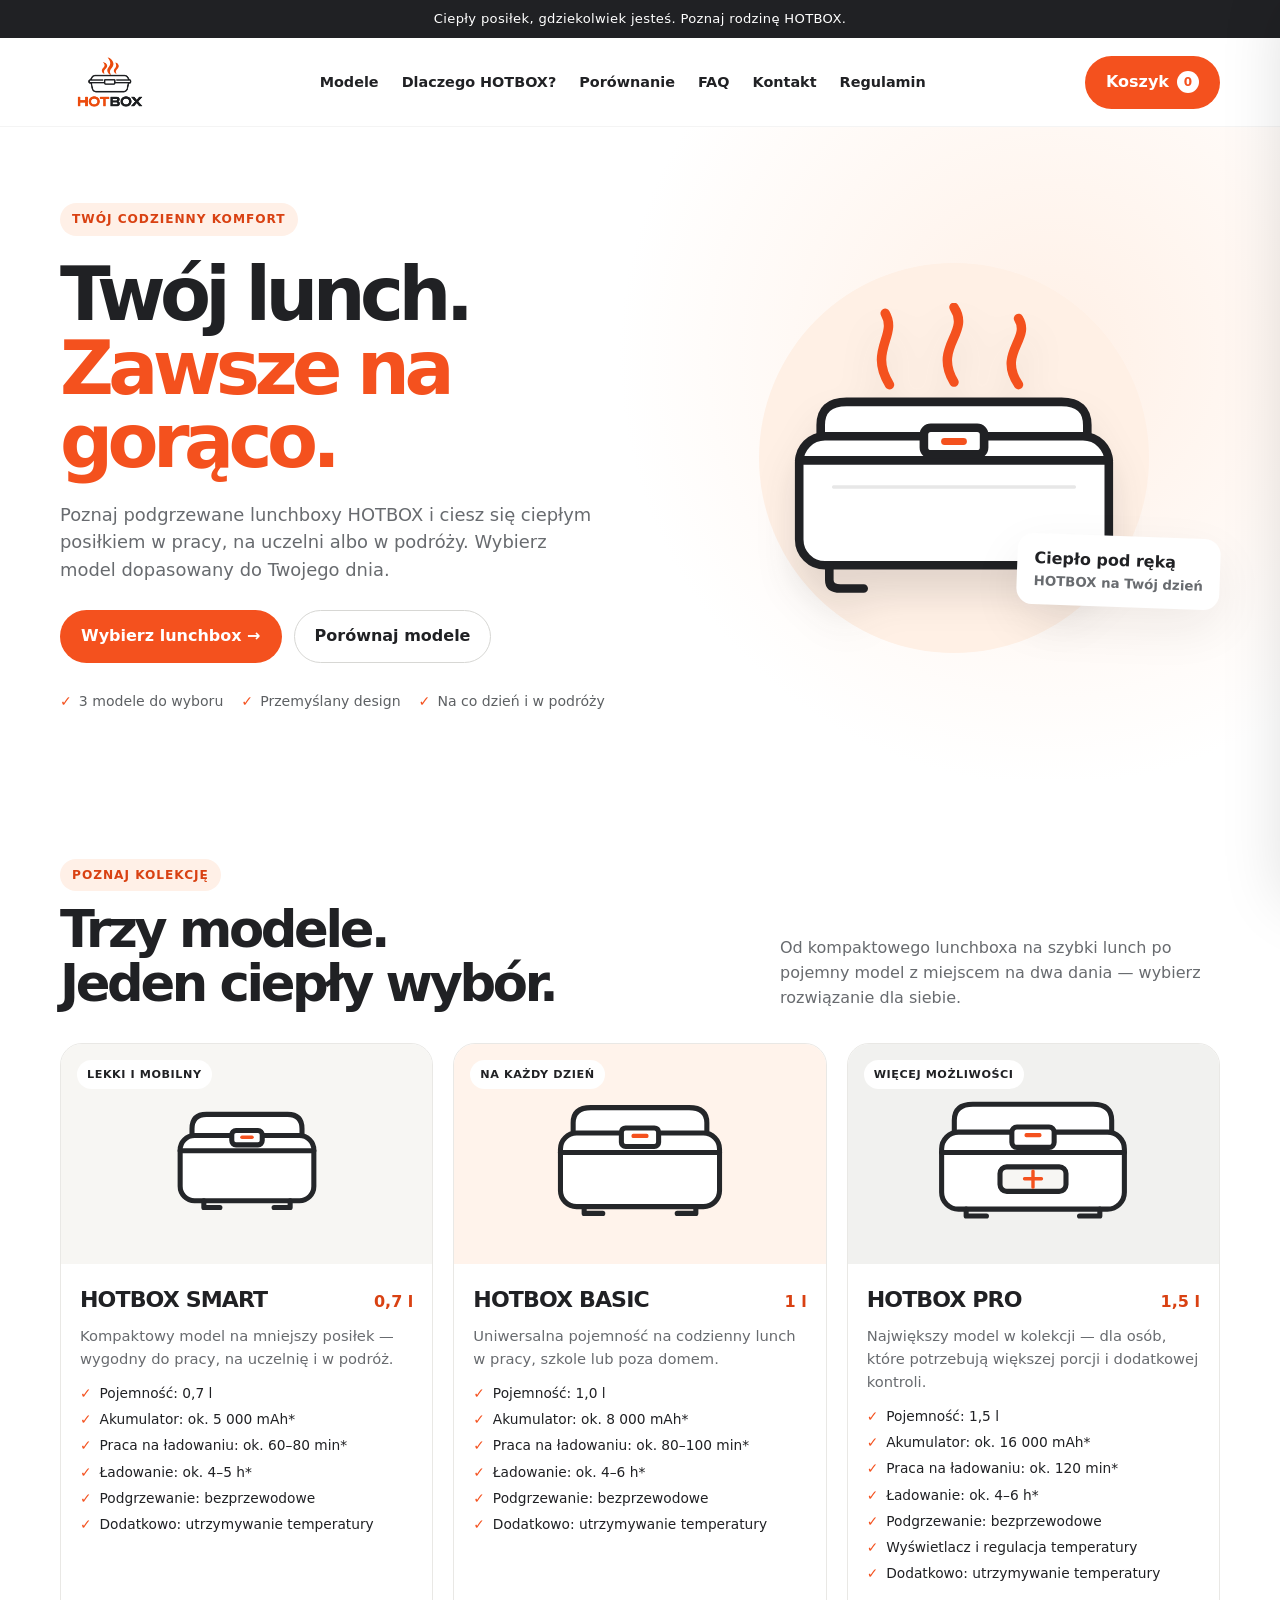
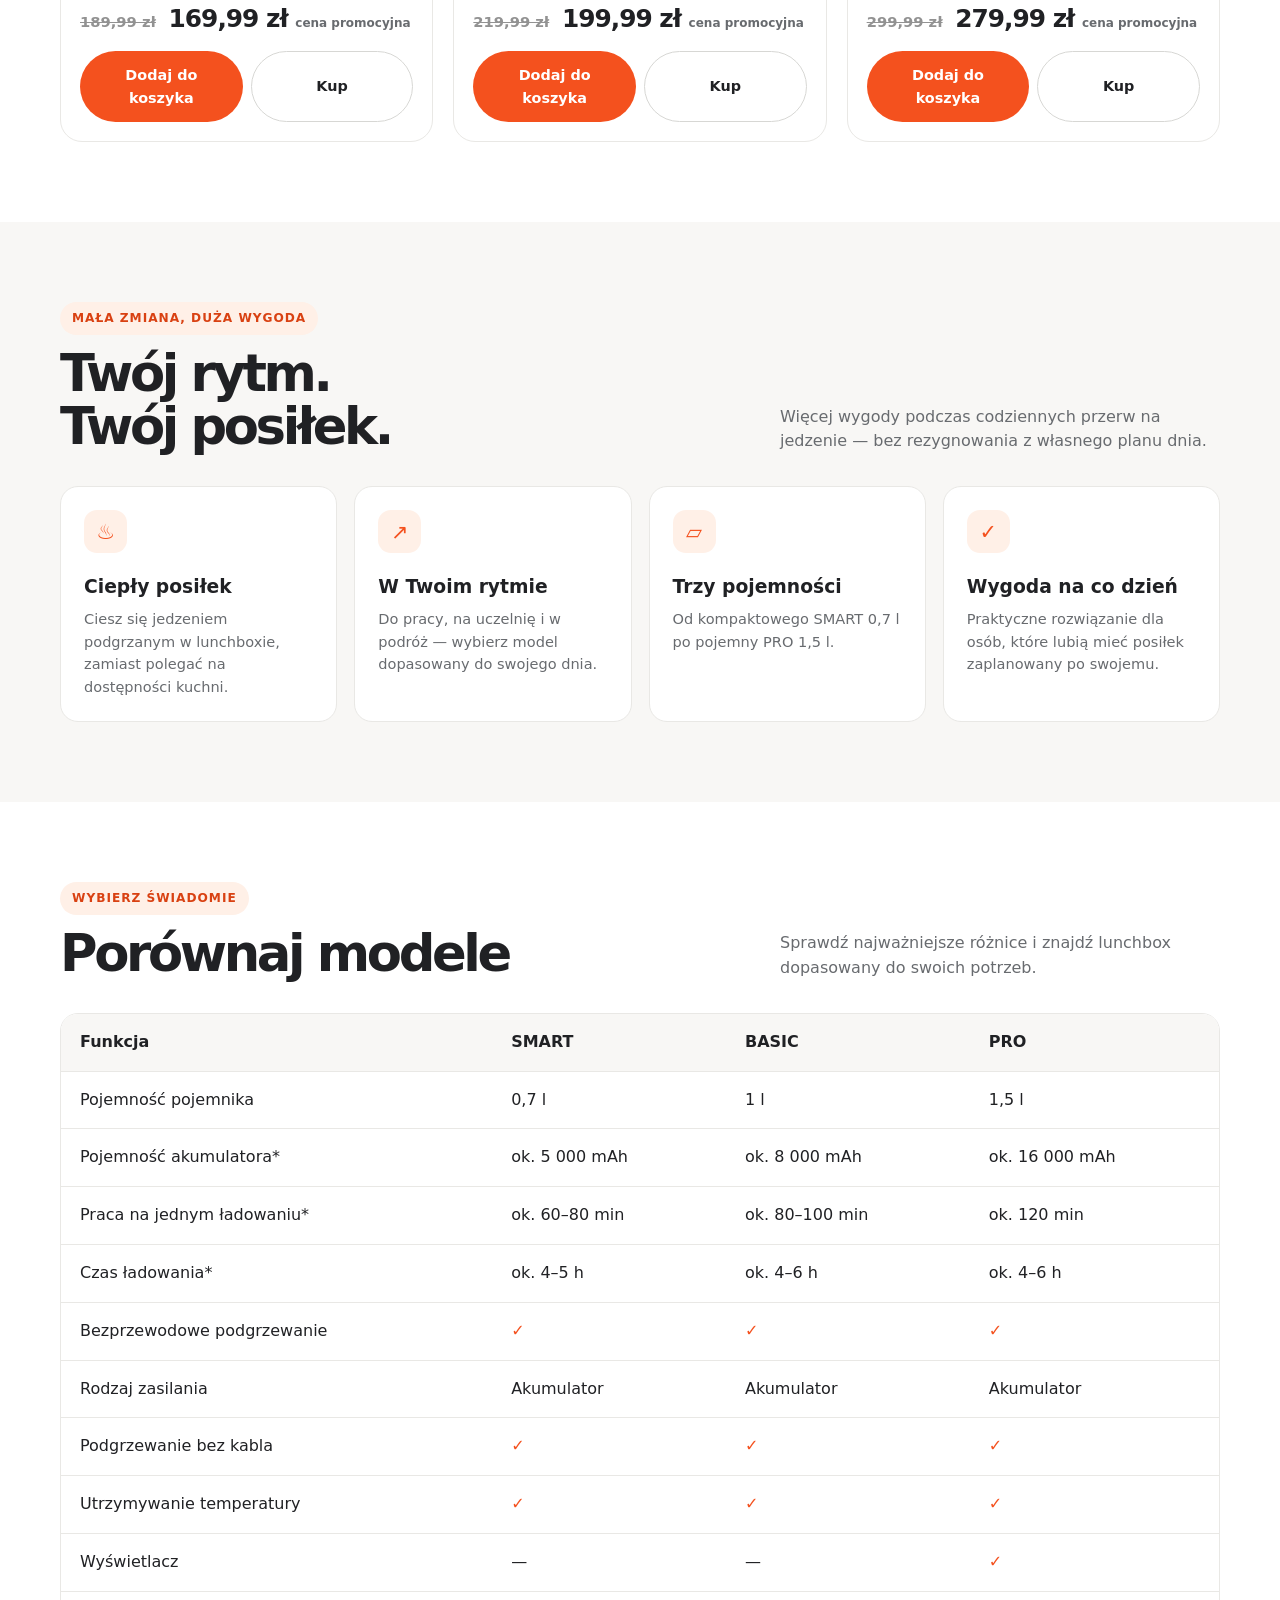
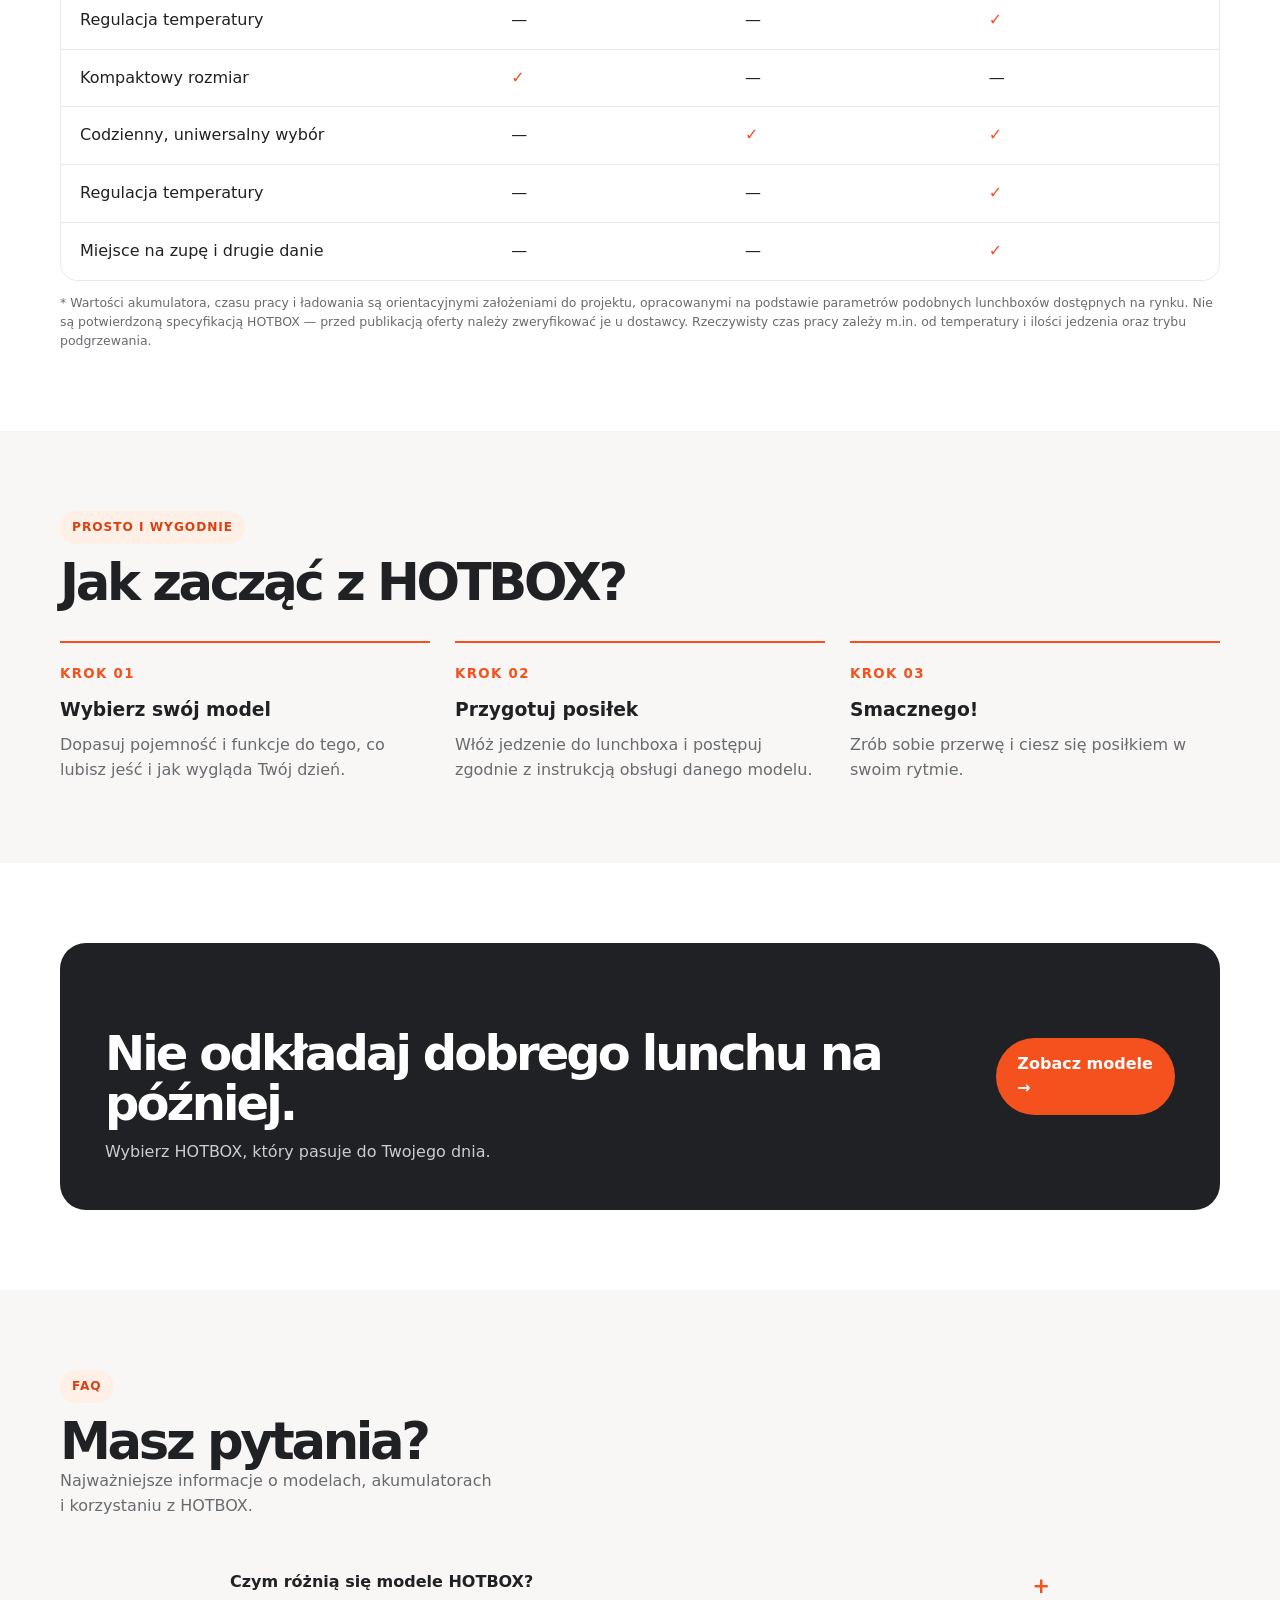
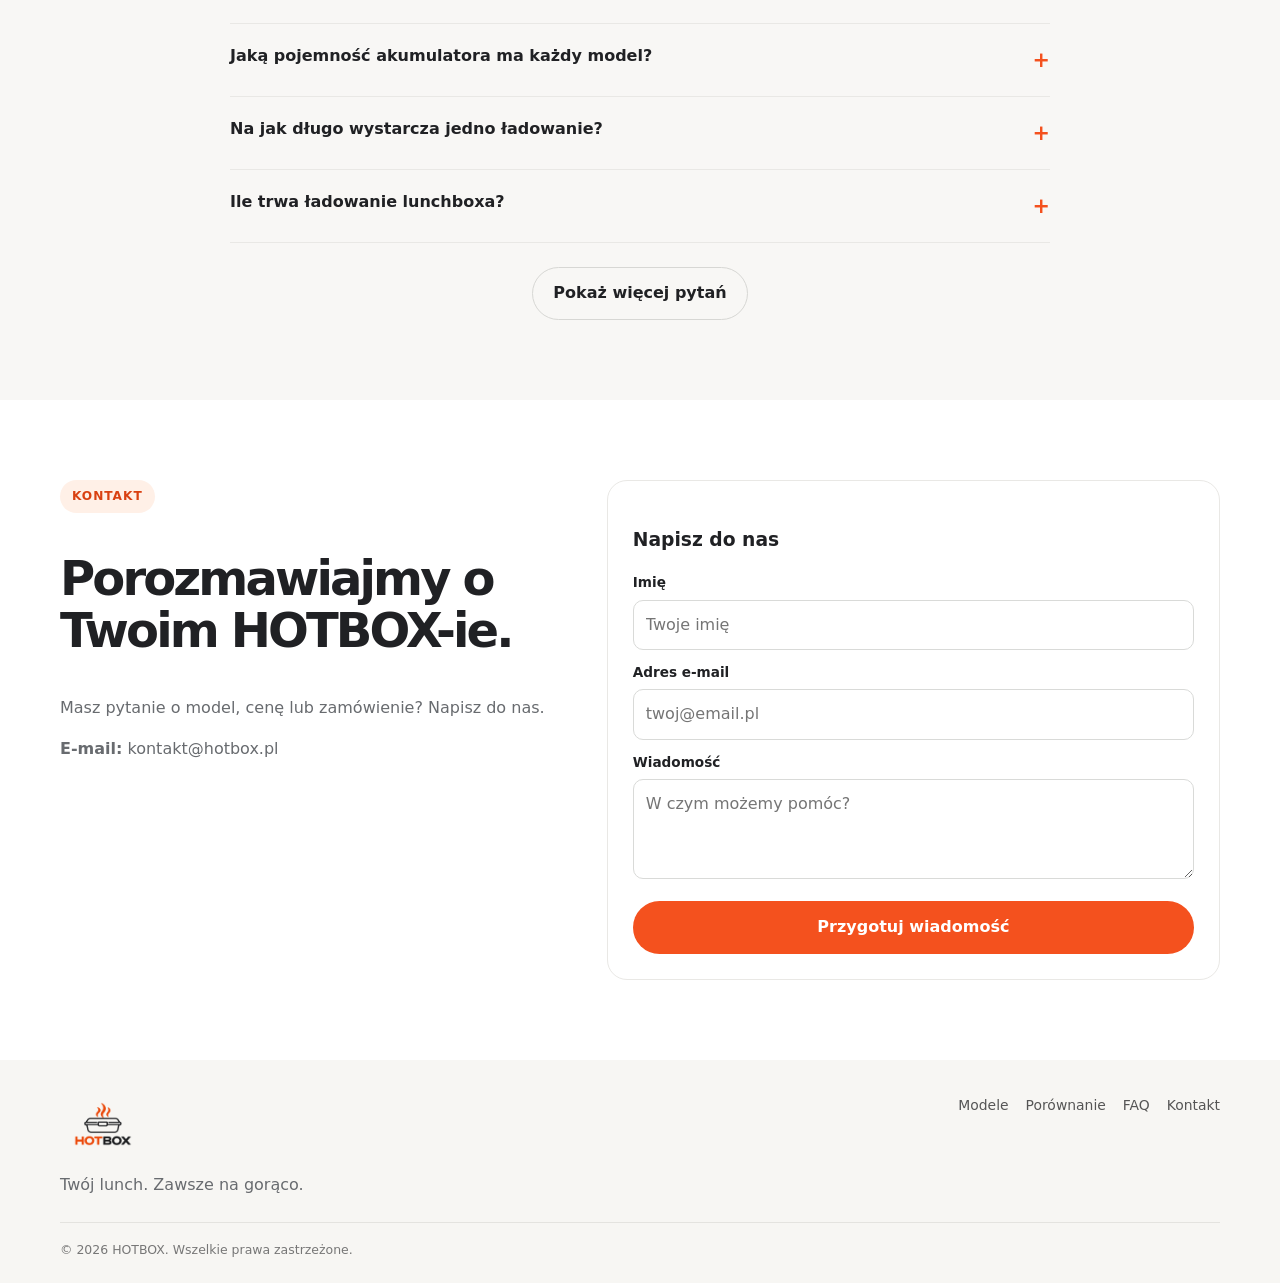
<file: index.html>
<!DOCTYPE html>
<html lang="pl">
<head>
<link rel="icon" type="image/png" href="logo.png">
<meta charset="UTF-8">
<meta name="viewport" content="width=device-width, initial-scale=1.0">
<meta name="description" content="HOTBOX — podgrzewane lunchboxy do pracy, na uczelnię i w podróż.">
<title>HOTBOX — Twój lunch. Zawsze na gorąco.</title>
<style>
:root{--ink:#202124;--muted:#686b6f;--orange:#f4511e;--orange-dark:#d94112;--cream:#fff8f3;--soft:#f8f7f5;--line:#e9e8e5;--white:#fff;--shadow:0 18px 50px #1a1c1e12}
*{box-sizing:border-box}html{scroll-behavior:smooth}body{margin:0;color:var(--ink);font-family:Inter,system-ui,-apple-system,BlinkMacSystemFont,"Segoe UI",sans-serif;line-height:1.55}a{color:inherit;text-decoration:none}button,input,textarea,select{font:inherit}button{cursor:pointer}.container{width:min(1160px,calc(100% - 40px));margin:auto}.announcement{background:var(--ink);color:#fff;text-align:center;padding:9px 14px;font-size:.82rem;letter-spacing:.025em}
header{position:sticky;top:0;z-index:20;background:#ffffffed;backdrop-filter:blur(14px);border-bottom:1px solid #0000000b}.nav{min-height:88px;display:flex;align-items:center;justify-content:space-between;gap:20px}.brand-logo{display:block;width:auto;max-width:260px;height:68px;object-fit:contain}.footer-top .brand-logo{height:58px;max-width:240px}@media(max-width:600px){.brand-logo{max-width:190px;height:54px}.footer-top .brand-logo{max-width:180px;height:48px}}.brand{display:inline-flex;align-items:center;gap:10px;font-size:1.4rem;font-weight:950;letter-spacing:-.07em}.brand-name span{color:var(--orange)}.brand-mark{width:32px;height:27px;border:3px solid var(--ink);border-radius:7px 7px 9px 9px;position:relative;display:inline-block}.brand-mark:before{content:"";position:absolute;left:5px;right:5px;top:-7px;height:5px;border:3px solid var(--ink);border-bottom:0;border-radius:5px 5px 0 0}.nav-links{display:flex;align-items:center;gap:23px;font-size:.9rem;font-weight:700}.nav-links a:hover{color:var(--orange)}.btn{display:inline-flex;justify-content:center;align-items:center;gap:8px;padding:13px 20px;border:1px solid transparent;border-radius:999px;background:var(--orange);color:#fff;font-weight:800;transition:.2s}.btn:hover{background:var(--orange-dark);transform:translateY(-1px)}.btn.dark{background:var(--ink)}.btn.dark:hover{background:#393b3d}.btn.outline{background:transparent;color:var(--ink);border-color:#d7d7d4}.btn.outline:hover{border-color:var(--orange);color:var(--orange)}.cart-button{position:relative;white-space:nowrap}.cart-count{display:inline-grid;place-items:center;min-width:22px;height:22px;padding:0 5px;background:white;color:var(--orange);border-radius:50%;font-size:.75rem}
.hero{padding:76px 0 66px;background:radial-gradient(circle at 82% 35%,#fff0e6 0,#fff 38%);overflow:hidden}.hero-grid{display:grid;grid-template-columns:1.05fr .95fr;align-items:center;gap:40px}.eyebrow{display:inline-block;background:#fff0e7;color:var(--orange-dark);padding:7px 12px;border-radius:999px;font-weight:850;font-size:.76rem;text-transform:uppercase;letter-spacing:.08em}h1{font-size:clamp(2.8rem,5.8vw,5.2rem);line-height:.99;letter-spacing:-.075em;margin:22px 0}h1 em{color:var(--orange);font-style:normal}.hero-copy{font-size:1.12rem;color:var(--muted);max-width:540px;margin-bottom:26px}.hero-actions{display:flex;flex-wrap:wrap;gap:12px}.trust{display:flex;flex-wrap:wrap;gap:18px;margin-top:28px;color:#5d6063;font-size:.88rem}.trust span:before{content:"✓";color:var(--orange);font-weight:900;margin-right:7px}.hero-art{min-height:360px;display:grid;place-items:center;position:relative}.art-circle{width:min(390px,100%);aspect-ratio:1;background:#fff0e5;border-radius:50%;position:absolute}.lunchbox-art{width:min(430px,100%);position:relative;filter:drop-shadow(0 25px 18px #2222)}.floating-tag{position:absolute;right:0;bottom:30px;background:white;box-shadow:var(--shadow);border-radius:16px;padding:13px 17px;font-weight:850;transform:rotate(2deg)}.floating-tag small{display:block;color:var(--muted);font-weight:600}
.section{padding:80px 0}.soft{background:var(--soft)}.section-head{display:flex;align-items:end;justify-content:space-between;gap:28px;margin-bottom:32px}.section-head h2{font-size:clamp(2rem,4vw,3.2rem);letter-spacing:-.065em;line-height:1.05;margin:12px 0 0}.section-head p{color:var(--muted);max-width:440px;margin:0}.products{display:grid;grid-template-columns:repeat(3,1fr);gap:20px}.product-card{border:1px solid var(--line);border-radius:22px;overflow:hidden;background:#fff;display:flex;flex-direction:column;transition:.2s}.product-card:hover{transform:translateY(-4px);box-shadow:var(--shadow)}.product-visual{min-height:220px;display:grid;place-items:center;background:#f7f6f3;position:relative;padding:25px}.product-card:nth-child(2) .product-visual{background:#fff3eb}.product-card:nth-child(3) .product-visual{background:#f1f1ef}.product-visual svg{width:220px;max-width:100%;height:auto}.pill{position:absolute;left:16px;top:16px;background:#fff;border-radius:999px;padding:6px 10px;font-size:.7rem;font-weight:850;text-transform:uppercase;letter-spacing:.05em}.product-body{padding:19px;display:flex;flex-direction:column;flex:1}.title-row{display:flex;align-items:baseline;justify-content:space-between;gap:10px}.title-row h3{font-size:1.38rem;letter-spacing:-.04em;margin:0}.capacity{color:var(--orange-dark);font-weight:850;white-space:nowrap}.product-body p{color:var(--muted);margin:8px 0 12px;font-size:.92rem}.features{list-style:none;padding:0;margin:0 0 15px;display:grid;gap:5px;font-size:.86rem}.features li:before{content:"✓";color:var(--orange);font-weight:900;margin-right:8px}.product-bottom{margin-top:auto;display:grid;gap:13px}.price{font-size:1.55rem;font-weight:900;letter-spacing:-.04em}.price del{font-size:.92rem;color:#929292;font-weight:600;letter-spacing:0;margin-right:5px}.price small{font-size:.75rem;color:var(--muted);font-weight:600;letter-spacing:0}.product-actions{display:flex;gap:8px}.product-actions .btn{flex:1;padding:12px 10px;font-size:.9rem}.qty-label{font-size:.82rem;color:var(--muted)}
.benefits{display:grid;grid-template-columns:repeat(4,1fr);gap:17px}.benefit{padding:23px;border:1px solid var(--line);border-radius:18px;background:white}.icon{width:43px;height:43px;display:grid;place-items:center;border-radius:13px;background:#fff0e7;color:var(--orange);font-size:1.3rem;margin-bottom:15px}.benefit h3{margin-bottom:7px}.benefit p{color:var(--muted);font-size:.91rem;margin:0}.compare-wrap{overflow-x:auto;border:1px solid var(--line);border-radius:18px}table{width:100%;border-collapse:collapse;min-width:630px;background:#fff}th,td{padding:16px 19px;text-align:left;border-bottom:1px solid var(--line)}th{background:var(--soft)}tr:last-child td{border-bottom:0}.check{color:var(--orange);font-weight:900}.how-grid{display:grid;grid-template-columns:repeat(3,1fr);gap:25px}.step{border-top:2px solid var(--orange);padding-top:18px}.step small{color:var(--orange);font-weight:900;letter-spacing:.1em}.step h3{margin:9px 0}.step p{color:var(--muted);margin:0}.banner{background:var(--ink);color:#fff;border-radius:26px;padding:45px;display:flex;align-items:center;justify-content:space-between;gap:25px}.banner h2{font-size:clamp(2rem,4vw,3rem);line-height:1.05;letter-spacing:-.06em;margin-bottom:12px}.banner p{color:#ccc;margin:0}.faq{max-width:820px;margin:auto}.faq-extra[hidden]{display:none}.faq-more-wrap{display:flex;justify-content:center;margin-top:24px}details{border-bottom:1px solid var(--line);padding:20px 0}summary{cursor:pointer;list-style:none;font-weight:800;display:flex;justify-content:space-between;gap:15px}summary::-webkit-details-marker{display:none}summary:after{content:"+";font-size:1.3rem;color:var(--orange)}details[open] summary:after{content:"−"}details p{color:var(--muted);margin:12px 0 0}.contact-grid{display:grid;grid-template-columns:.9fr 1.1fr;gap:45px}.contact-grid h2{font-size:clamp(2rem,4vw,3rem);letter-spacing:-.06em;line-height:1.08}.contact-grid p{color:var(--muted)}.contact-card{padding:25px;border:1px solid var(--line);border-radius:20px}.contact-card label{display:block;font-weight:750;font-size:.85rem;margin:12px 0 6px}.contact-card input,.contact-card textarea,.checkout-form input,.checkout-form textarea,.checkout-form select{width:100%;padding:12px;border:1px solid #d9dad8;border-radius:10px;background:white}.contact-card textarea{min-height:100px;resize:vertical}.form-note{font-size:.78rem;color:var(--muted);margin:10px 0 0}footer{background:#f7f6f3;padding:35px 0 23px}.footer-top,.footer-bottom{display:flex;justify-content:space-between;gap:25px}.footer-top{padding-bottom:25px}.footer-links{display:flex;flex-wrap:wrap;gap:17px;font-size:.87rem;color:#555}.footer-bottom{border-top:1px solid #e4e3df;padding-top:17px;font-size:.78rem;color:#777}
.mobile-cart-float{display:none;position:fixed;right:18px;bottom:20px;z-index:35;width:60px;height:60px;border:0;border-radius:50%;background:var(--orange);color:#fff;box-shadow:0 10px 28px #0003;align-items:center;justify-content:center;font-size:1.35rem}.mobile-cart-float .cart-count{position:absolute;right:-3px;top:-3px;border:2px solid white}.mobile-menu{display:none;border:1px solid var(--line);border-radius:10px;padding:8px 11px;background:#fff;font-weight:800}
/* Koszyk i finalizacja */
.overlay{position:fixed;inset:0;background:#15151580;z-index:40;opacity:0;visibility:hidden;transition:.2s}.overlay.open{opacity:1;visibility:visible}.cart-drawer{position:fixed;right:0;top:0;height:100dvh;width:min(470px,100%);background:white;z-index:41;transform:translateX(105%);transition:transform .28s;display:flex;flex-direction:column;box-shadow:-20px 0 60px #0002}.cart-drawer.open{transform:translateX(0)}.drawer-head{padding:22px 24px;border-bottom:1px solid var(--line);display:flex;align-items:center;justify-content:space-between}.drawer-head h2{margin:0;font-size:1.45rem}.icon-btn{border:1px solid var(--line);background:#fff;border-radius:10px;padding:7px 11px;font-size:1.1rem}.cart-items{padding:10px 24px;overflow:auto;flex:1}.empty-cart{padding:45px 0;text-align:center;color:var(--muted)}.cart-item{display:grid;grid-template-columns:1fr auto;gap:12px;padding:18px 0;border-bottom:1px solid var(--line)}.cart-item h3{margin:0 0 4px;font-size:1rem}.cart-item p{margin:0;color:var(--muted);font-size:.86rem}.cart-item-right{text-align:right}.quantity{display:inline-flex;align-items:center;gap:10px;margin-top:10px;border:1px solid var(--line);border-radius:999px;padding:4px 8px}.quantity button{border:0;background:transparent;font-weight:900;font-size:1rem}.remove{display:block;margin:8px 0 0 auto;border:0;background:transparent;color:#888;text-decoration:underline;font-size:.78rem}.drawer-foot{padding:20px 24px;border-top:1px solid var(--line);box-shadow:0 -8px 25px #00000005}.subtotal{display:flex;justify-content:space-between;font-weight:850;font-size:1.1rem;margin-bottom:5px}.shipping-note{font-size:.78rem;color:var(--muted);margin-bottom:15px}.drawer-foot .btn{width:100%}.checkout-modal{position:fixed;z-index:45;inset:0;display:grid;place-items:center;padding:18px;opacity:0;visibility:hidden;transition:.2s}.checkout-modal.open{opacity:1;visibility:visible}.checkout-panel{width:min(760px,100%);max-height:92dvh;overflow:auto;background:#fff;border-radius:22px;box-shadow:0 30px 90px #0003}.checkout-head{display:flex;justify-content:space-between;align-items:center;padding:22px 26px;border-bottom:1px solid var(--line)}.checkout-head h2{margin:0}.checkout-content{padding:24px 26px;display:grid;grid-template-columns:1.1fr .9fr;gap:28px}.checkout-form{display:grid;gap:12px}.checkout-form label{font-size:.82rem;font-weight:750;display:block;margin-bottom:5px}.checkout-form fieldset{border:1px solid var(--line);border-radius:12px;padding:14px}.checkout-form legend{font-weight:800;padding:0 5px}.radio-row{display:flex;gap:9px;align-items:flex-start;font-size:.88rem;margin:9px 0}.radio-row input{width:auto;margin-top:5px}.order-summary{background:var(--soft);border-radius:15px;padding:18px;height:max-content}.order-summary h3{margin-bottom:14px}.summary-line{display:flex;justify-content:space-between;gap:12px;font-size:.87rem;margin:10px 0}.summary-total{border-top:1px solid #ddd;padding-top:13px;margin-top:15px;font-weight:900;font-size:1.05rem}.demo-warning{font-size:.78rem;color:#79502f;background:#fff0df;padding:12px;border-radius:10px;margin-top:14px}.success-box{padding:35px;text-align:center}.success-box .success-icon{font-size:42px;color:var(--orange)}.toast{display:none;position:fixed;bottom:20px;left:50%;transform:translateX(-50%);background:var(--ink);color:white;border-radius:12px;padding:13px 18px;box-shadow:var(--shadow);z-index:60;max-width:calc(100% - 30px)}
@media(max-width:900px){.hero-grid{grid-template-columns:1fr .8fr;gap:20px}.benefits{grid-template-columns:repeat(2,1fr)}.nav-links{gap:13px}.section-head{align-items:start;flex-direction:column}}
@media(max-width:680px){.mobile-cart-float{display:flex}.container{width:calc(100% - 30px)}.nav{min-height:66px}.nav-links{display:none;position:absolute;top:66px;left:0;right:0;padding:20px;background:white;border-bottom:1px solid var(--line);flex-direction:column;align-items:stretch}.nav-links.open{display:flex}.mobile-menu{display:inline-flex}.nav>.btn{display:none}.hero{padding:48px 0 35px}.hero-grid{grid-template-columns:1fr}.hero-art{min-height:270px}.art-circle{width:265px}.lunchbox-art{width:300px}.floating-tag{right:0;bottom:8px}.section{padding:58px 0}.products{grid-template-columns:1fr}.product-visual{min-height:205px}.benefits{gap:10px}.benefit{padding:16px}.how-grid{grid-template-columns:1fr;gap:25px}.banner{padding:30px 23px;align-items:flex-start;flex-direction:column}.contact-grid{grid-template-columns:1fr;gap:25px}.footer-top,.footer-bottom{flex-direction:column}.checkout-content{grid-template-columns:1fr;padding:18px}.checkout-head{padding:18px}.checkout-form{order:2}.order-summary{order:1}}
@media(max-width:390px){.benefits{grid-template-columns:1fr}.hero-actions .btn{width:100%}.brand{font-size:1.2rem}}
</style>
</head>
<body>
<div class="announcement">Ciepły posiłek, gdziekolwiek jesteś. Poznaj rodzinę HOTBOX.</div>
<header><div class="container nav">
  <a class="brand" href="#start" aria-label="HOTBOX — strona główna"><img class="brand-logo" src="logo.png" alt="HOTBOX"></a>
  <nav class="nav-links" id="navLinks"><a href="#modele">Modele</a><a href="#zalety">Dlaczego HOTBOX?</a><a href="#porownanie">Porównanie</a><a href="#faq">FAQ</a><a href="#kontakt">Kontakt</a><a href="regulamin.html">Regulamin</a></nav>
  <button class="btn cart-button" id="openCart">Koszyk <span class="cart-count" id="cartCount">0</span></button>
  <button class="mobile-menu" id="menuButton" aria-label="Otwórz menu" aria-expanded="false">Menu ☰</button>
</div></header>
<main>
<section class="hero" id="start"><div class="container hero-grid">
  <div><span class="eyebrow">Twój codzienny komfort</span><h1>Twój lunch.<br><em>Zawsze na gorąco.</em></h1>
    <p class="hero-copy">Poznaj podgrzewane lunchboxy HOTBOX i ciesz się ciepłym posiłkiem w pracy, na uczelni albo w podróży. Wybierz model dopasowany do Twojego dnia.</p>
    <div class="hero-actions"><a class="btn" href="#modele">Wybierz lunchbox →</a><a class="btn outline" href="#porownanie">Porównaj modele</a></div>
    <div class="trust"><span>3 modele do wyboru</span><span>Przemyślany design</span><span>Na co dzień i w podróży</span></div>
  </div>
  <div class="hero-art"><div class="art-circle"></div>
    <svg class="lunchbox-art" viewBox="0 0 500 360" role="img" aria-label="Minimalistyczny lunchbox z parą">
      <g fill="none" stroke="#202124" stroke-width="10" stroke-linecap="round" stroke-linejoin="round"><path d="M175 95 C150 55 185 38 170 12 M250 92 C225 50 270 35 250 5 M325 95 C300 58 340 42 325 18" stroke="#f4511e" stroke-width="11"/><path d="M95 142 Q95 115 125 115 H375 Q405 115 405 142 V164 H95Z" fill="#fff"/><rect x="70" y="155" width="360" height="150" rx="30" fill="#fff"/><path d="M70 183 H430"/><rect x="215" y="145" width="70" height="31" rx="8" fill="#fff"/><path d="M105 305 V322 Q105 332 118 332 H145 M395 305 V322 Q395 332 382 332 H355"/></g><rect x="235" y="157" width="30" height="8" rx="4" fill="#f4511e"/><path d="M110 214 H390" stroke="#e7e7e7" stroke-width="4" stroke-linecap="round"/>
    </svg><div class="floating-tag">Ciepło pod ręką<small>HOTBOX na Twój dzień</small></div>
  </div>
</div></section>
<section class="section" id="modele"><div class="container">
  <div class="section-head"><div><span class="eyebrow">Poznaj kolekcję</span><h2>Trzy modele.<br>Jeden ciepły wybór.</h2></div><p>Od kompaktowego lunchboxa na szybki lunch po pojemny model z miejscem na dwa dania — wybierz rozwiązanie dla siebie.</p></div>
  <div class="products">
    <article class="product-card" data-id="smart">
      <div class="product-visual"><span class="pill">Lekki i mobilny</span><svg viewBox="0 0 260 180" role="img" aria-label="Lunchbox SMART"><g stroke="#242629" stroke-width="6" stroke-linejoin="round" stroke-linecap="round"><path d="M65 60 Q65 43 82 43 H178 Q195 43 195 60 V72 H65Z" fill="#fff"/><rect x="51" y="68" width="158" height="77" rx="17" fill="#fff"/><path d="M51 86 H209" fill="none"/><rect x="112" y="62" width="36" height="17" rx="5" fill="#fff"/><path d="M79 145 V153 H98 M181 145 V153 H162" fill="none"/></g><rect x="122" y="68" width="16" height="4" rx="2" fill="#f4511e"/></svg></div>
      <div class="product-body"><div class="title-row"><h3>HOTBOX SMART</h3><span class="capacity">0,7 l</span></div><p>Kompaktowy model na mniejszy posiłek — wygodny do pracy, na uczelnię i w podróż.</p><ul class="features"><li>Pojemność: 0,7 l</li><li>Akumulator: ok. 5 000 mAh*</li><li>Praca na ładowaniu: ok. 60–80 min*</li><li>Ładowanie: ok. 4–5 h*</li><li>Podgrzewanie: bezprzewodowe</li><li>Dodatkowo: utrzymywanie temperatury</li></ul><div class="product-bottom"><div class="price"><del>189,99 zł</del> 169,99 zł <small>cena promocyjna</small></div><div class="product-actions"><button class="btn add-to-cart" data-id="smart">Dodaj do koszyka</button><button class="btn outline quick-buy" data-id="smart" aria-label="Kup HOTBOX SMART">Kup</button></div></div></div>
    </article>
    <article class="product-card" data-id="basic">
      <div class="product-visual"><span class="pill">Na każdy dzień</span><svg viewBox="0 0 260 180" role="img" aria-label="Lunchbox BASIC"><g stroke="#242629" stroke-width="6" stroke-linejoin="round" stroke-linecap="round"><path d="M51 53 Q51 35 72 35 H188 Q209 35 209 53 V69 H51Z" fill="#fff"/><rect x="36" y="65" width="188" height="87" rx="19" fill="#fff"/><path d="M36 88 H224" fill="none"/><rect x="108" y="59" width="44" height="22" rx="5" fill="#fff"/><path d="M64 152 V160 H86 M196 152 V160 H174" fill="none"/></g><rect x="120" y="66" width="20" height="5" rx="2" fill="#f4511e"/></svg></div>
      <div class="product-body"><div class="title-row"><h3>HOTBOX BASIC</h3><span class="capacity">1 l</span></div><p>Uniwersalna pojemność na codzienny lunch w pracy, szkole lub poza domem.</p><ul class="features"><li>Pojemność: 1,0 l</li><li>Akumulator: ok. 8 000 mAh*</li><li>Praca na ładowaniu: ok. 80–100 min*</li><li>Ładowanie: ok. 4–6 h*</li><li>Podgrzewanie: bezprzewodowe</li><li>Dodatkowo: utrzymywanie temperatury</li></ul><div class="product-bottom"><div class="price"><del>219,99 zł</del> 199,99 zł <small>cena promocyjna</small></div><div class="product-actions"><button class="btn add-to-cart" data-id="basic">Dodaj do koszyka</button><button class="btn outline quick-buy" data-id="basic" aria-label="Kup HOTBOX BASIC">Kup</button></div></div></div>
    </article>
    <article class="product-card" data-id="pro">
      <div class="product-visual"><span class="pill">Więcej możliwości</span><svg viewBox="0 0 260 180" role="img" aria-label="Lunchbox PRO"><g stroke="#242629" stroke-width="6" stroke-linejoin="round" stroke-linecap="round"><path d="M37 50 Q37 31 59 31 H201 Q223 31 223 50 V68 H37Z" fill="#fff"/><rect x="22" y="64" width="216" height="91" rx="20" fill="#fff"/><path d="M22 88 H238" fill="none"/><rect x="105" y="58" width="50" height="24" rx="6" fill="#fff"/><path d="M51 155 V163 H75 M209 155 V163 H185" fill="none"/><rect x="91" y="105" width="78" height="29" rx="8" fill="#f7f6f3"/><path d="M130 110 V129 M120 119 H140" fill="none" stroke="#f4511e" stroke-width="4"/></g><rect x="120" y="65" width="20" height="5" rx="2" fill="#f4511e"/></svg></div>
      <div class="product-body"><div class="title-row"><h3>HOTBOX PRO</h3><span class="capacity">1,5 l</span></div><p>Największy model w kolekcji — dla osób, które potrzebują większej porcji i dodatkowej kontroli.</p><ul class="features"><li>Pojemność: 1,5 l</li><li>Akumulator: ok. 16 000 mAh*</li><li>Praca na ładowaniu: ok. 120 min*</li><li>Ładowanie: ok. 4–6 h*</li><li>Podgrzewanie: bezprzewodowe</li><li>Wyświetlacz i regulacja temperatury</li><li>Dodatkowo: utrzymywanie temperatury</li></ul><div class="product-bottom"><div class="price"><del>299,99 zł</del> 279,99 zł <small>cena promocyjna</small></div><div class="product-actions"><button class="btn add-to-cart" data-id="pro">Dodaj do koszyka</button><button class="btn outline quick-buy" data-id="pro" aria-label="Kup HOTBOX PRO">Kup</button></div></div></div>
    </article>
  </div>
</div></section>
<section class="section soft" id="zalety"><div class="container"><div class="section-head"><div><span class="eyebrow">Mała zmiana, duża wygoda</span><h2>Twój rytm.<br>Twój posiłek.</h2></div><p>Więcej wygody podczas codziennych przerw na jedzenie — bez rezygnowania z własnego planu dnia.</p></div>
  <div class="benefits">
    <article class="benefit"><div class="icon">♨</div><h3>Ciepły posiłek</h3><p>Ciesz się jedzeniem podgrzanym w lunchboxie, zamiast polegać na dostępności kuchni.</p></article>
    <article class="benefit"><div class="icon">↗</div><h3>W Twoim rytmie</h3><p>Do pracy, na uczelnię i w podróż — wybierz model dopasowany do swojego dnia.</p></article>
    <article class="benefit"><div class="icon">▱</div><h3>Trzy pojemności</h3><p>Od kompaktowego SMART 0,7 l po pojemny PRO 1,5 l.</p></article>
    <article class="benefit"><div class="icon">✓</div><h3>Wygoda na co dzień</h3><p>Praktyczne rozwiązanie dla osób, które lubią mieć posiłek zaplanowany po swojemu.</p></article>
  </div>
</div></section>
<section class="section" id="porownanie"><div class="container"><div class="section-head"><div><span class="eyebrow">Wybierz świadomie</span><h2>Porównaj modele</h2></div><p>Sprawdź najważniejsze różnice i znajdź lunchbox dopasowany do swoich potrzeb.</p></div><div class="compare-wrap"><table><thead><tr><th>Funkcja</th><th>SMART</th><th>BASIC</th><th>PRO</th></tr></thead><tbody>
<tr><td>Pojemność pojemnika</td><td>0,7 l</td><td>1 l</td><td>1,5 l</td></tr><tr><td>Pojemność akumulatora*</td><td>ok. 5 000 mAh</td><td>ok. 8 000 mAh</td><td>ok. 16 000 mAh</td></tr><tr><td>Praca na jednym ładowaniu*</td><td>ok. 60–80 min</td><td>ok. 80–100 min</td><td>ok. 120 min</td></tr><tr><td>Czas ładowania*</td><td>ok. 4–5 h</td><td>ok. 4–6 h</td><td>ok. 4–6 h</td></tr><tr><td>Bezprzewodowe podgrzewanie</td><td class="check">✓</td><td class="check">✓</td><td class="check">✓</td></tr><tr><td>Rodzaj zasilania</td><td>Akumulator</td><td>Akumulator</td><td>Akumulator</td></tr><tr><td>Podgrzewanie bez kabla</td><td class="check">✓</td><td class="check">✓</td><td class="check">✓</td></tr><tr><td>Utrzymywanie temperatury</td><td class="check">✓</td><td class="check">✓</td><td class="check">✓</td></tr><tr><td>Wyświetlacz</td><td>—</td><td>—</td><td class="check">✓</td></tr><tr><td>Regulacja temperatury</td><td>—</td><td>—</td><td class="check">✓</td></tr><tr><td>Kompaktowy rozmiar</td><td class="check">✓</td><td>—</td><td>—</td></tr><tr><td>Codzienny, uniwersalny wybór</td><td>—</td><td class="check">✓</td><td class="check">✓</td></tr><tr><td>Regulacja temperatury</td><td>—</td><td>—</td><td class="check">✓</td></tr><tr><td>Miejsce na zupę i drugie danie</td><td>—</td><td>—</td><td class="check">✓</td></tr>
</tbody></table></div><p class="form-note" style="margin-top:12px">* Wartości akumulatora, czasu pracy i ładowania są orientacyjnymi założeniami do projektu, opracowanymi na podstawie parametrów podobnych lunchboxów dostępnych na rynku. Nie są potwierdzoną specyfikacją HOTBOX — przed publikacją oferty należy zweryfikować je u dostawcy. Rzeczywisty czas pracy zależy m.in. od temperatury i ilości jedzenia oraz trybu podgrzewania.</p></div></div></section>
<section class="section soft"><div class="container"><div class="section-head"><div><span class="eyebrow">Prosto i wygodnie</span><h2>Jak zacząć z HOTBOX?</h2></div></div><div class="how-grid">
<article class="step"><small>KROK 01</small><h3>Wybierz swój model</h3><p>Dopasuj pojemność i funkcje do tego, co lubisz jeść i jak wygląda Twój dzień.</p></article>
<article class="step"><small>KROK 02</small><h3>Przygotuj posiłek</h3><p>Włóż jedzenie do lunchboxa i postępuj zgodnie z instrukcją obsługi danego modelu.</p></article>
<article class="step"><small>KROK 03</small><h3>Smacznego!</h3><p>Zrób sobie przerwę i ciesz się posiłkiem w swoim rytmie.</p></article>
</div></div></section>
<section class="section"><div class="container"><div class="banner"><div><h2>Nie odkładaj dobrego lunchu na później.</h2><p>Wybierz HOTBOX, który pasuje do Twojego dnia.</p></div><a href="#modele" class="btn">Zobacz modele →</a></div></div></section>
<section class="section soft" id="faq"><div class="container"><div class="section-head"><div><span class="eyebrow">FAQ</span><h2>Masz pytania?</h2><p>Najważniejsze informacje o modelach, akumulatorach i korzystaniu z HOTBOX.</p></div></div><div class="faq">
<details><summary>Czym różnią się modele HOTBOX?</summary><p>SMART ma pojemność 0,7 l i kompaktowy format. BASIC oferuje 1 l. PRO ma 1,5 l oraz dodatkowy wyświetlacz i możliwość regulacji temperatury. Wszystkie modele w założeniach projektu mają akumulator, bezprzewodowe podgrzewanie i funkcję utrzymywania temperatury.</p></details>
<details><summary>Jaką pojemność akumulatora ma każdy model?</summary><p>Orientacyjne założenia projektowe to: SMART — ok. 5 000 mAh, BASIC — ok. 8 000 mAh, PRO — ok. 16 000 mAh. Wartości wymagają potwierdzenia u dostawcy i nie są jeszcze oficjalną specyfikacją produktów.</p></details>
<details><summary>Na jak długo wystarcza jedno ładowanie?</summary><p>Szacunkowo: SMART — 60–80 minut, BASIC — 80–100 minut, PRO — około 120 minut. Rzeczywisty czas zależy m.in. od ilości i temperatury początkowej jedzenia, temperatury otoczenia oraz trybu pracy.</p></details>
<details><summary>Ile trwa ładowanie lunchboxa?</summary><p>Orientacyjnie 4–5 godzin dla SMART oraz 4–6 godzin dla BASIC i PRO. Należy stosować się do instrukcji ładowania dołączonej do konkretnego urządzenia.</p></details>

<div class="faq-extra" id="faqExtra" hidden>
<details><summary>Czy HOTBOX podgrzewa jedzenie bez podłączenia do gniazdka?</summary><p>Takie jest założenie modeli prezentowanych w projekcie — akumulator ma umożliwiać podgrzewanie bez stałego podłączenia do gniazdka. Przed użyciem należy naładować urządzenie zgodnie z instrukcją.</p></details>
<details><summary>Jak długo trwa podgrzewanie posiłku?</summary><p>Czas zależy od rodzaju i ilości jedzenia, temperatury początkowej oraz warunków otoczenia. Dokładny czas powinien zostać potwierdzony testami i instrukcją producenta.</p></details>
<details><summary>Jak czyścić lunchbox?</summary><p>Czyść pojemnik zgodnie z instrukcją obsługi. Przed myciem wyłącz urządzenie i odłącz ładowarkę. Nie zanurzaj części elektrycznych, akumulatora ani złączy w wodzie.</p></details>
<details><summary>Czy mogę podgrzewać każdy rodzaj jedzenia?</summary><p>Korzystaj z urządzenia zgodnie z jego przeznaczeniem i instrukcją producenta. Nie wkładaj produktów ani przedmiotów, które mogą uszkodzić pojemnik lub element grzewczy.</p></details>
<details><summary>Czy mogę kupić kilka lunchboxów?</summary><p>Tak. Dodaj wybrane modele do koszyka i zmień ich ilość przed przejściem do podsumowania.</p></details>
<details><summary>Jakie są dostępne metody dostawy?</summary><p>Formularz prezentuje InPost, DPD, DHL i GLS w dostawie kurierskiej oraz InPost Paczkomat, DPD Pickup i ORLEN Paczkę w punktach lub automatach. Są to przykładowe opcje i stawki, które wymagają potwierdzenia przed uruchomieniem sprzedaży.</p></details>
<details><summary>Jak mogę zapłacić za zamówienie?</summary><p>W formularzu można wybrać BLIK, szybki przelew online, kartę płatniczą, przelew tradycyjny lub płatność przy odbiorze. Są to opcje prezentacyjne — strona nie jest podłączona do operatora płatności, więc nie pobiera rzeczywistych płatności.</p></details>
<details><summary>Czy mogę zwrócić produkt?</summary><p>Przy rzeczywistej sprzedaży konsumentowi na odległość co do zasady przysługuje 14 dni na odstąpienie od umowy, z wyjątkami określonymi w przepisach. Szczegóły powinny znaleźć się w docelowym regulaminie.</p></details>
<details><summary>Co zrobić, jeśli produkt jest uszkodzony lub nie działa?</summary><p>W przypadku rzeczywistego zakupu należy skontaktować się ze sprzedawcą i opisać problem, podając dane pozwalające zidentyfikować zakup. Konsument ma uprawnienia wynikające z przepisów o zgodności towaru z umową.</p></details>
</div>
<div class="faq-more-wrap"><button class="btn outline" type="button" id="faqMore" aria-expanded="false" aria-controls="faqExtra">Pokaż więcej pytań</button></div>
</div></div></section>
<section class="section" id="kontakt"><div class="container contact-grid">
<div><span class="eyebrow">Kontakt</span><h2>Porozmawiajmy o Twoim HOTBOX-ie.</h2><p>Masz pytanie o model, cenę lub zamówienie? Napisz do nas.</p><p><strong>E-mail:</strong> kontakt@hotbox.pl<br></p></div>
<form class="contact-card" id="contactForm"><h3>Napisz do nas</h3><label for="contactName">Imię</label><input id="contactName" required placeholder="Twoje imię"><label for="contactEmail">Adres e-mail</label><input id="contactEmail" type="email" required placeholder="twoj@email.pl"><label for="contactMessage">Wiadomość</label><textarea id="contactMessage" required placeholder="W czym możemy pomóc?"></textarea><button class="btn" type="submit" style="width:100%;margin-top:14px">Przygotuj wiadomość</button></form>
</div></section>
</main>
<footer><div class="container"><div class="footer-top"><div><a class="brand" href="#start"><img class="brand-logo" src="logo.png" alt="HOTBOX"></a><p style="color:var(--muted);margin:12px 0 0">Twój lunch. Zawsze na gorąco.</p></div><div class="footer-links"><a href="#modele">Modele</a><a href="#porownanie">Porównanie</a><a href="#faq">FAQ</a><a href="#kontakt">Kontakt</a></div></div><div class="footer-bottom"><span>© <span id="year"></span> HOTBOX. Wszelkie prawa zastrzeżone.</span></div></div></footer>

<button class="mobile-cart-float" id="mobileCartButton" aria-label="Otwórz koszyk">🛒<span class="cart-count" id="mobileCartCount">0</span></button>
<div class="overlay" id="overlay"></div>
<aside class="cart-drawer" id="cartDrawer" aria-label="Koszyk" aria-hidden="true">
  <div class="drawer-head"><h2>Twój koszyk</h2><button class="icon-btn" id="closeCart" aria-label="Zamknij koszyk">✕</button></div>
  <div class="cart-items" id="cartItems"></div>
  <div class="drawer-foot"><div class="subtotal"><span>Razem</span><span id="cartTotal">0,00 zł</span></div><div class="shipping-note">Koszt dostawy zostanie pokazany w kolejnym kroku.</div><button class="btn" id="checkoutButton">Przejdź do zamówienia →</button></div>
</aside>

<div class="checkout-modal" id="checkoutModal" role="dialog" aria-modal="true" aria-labelledby="checkoutTitle">
  <div class="checkout-panel">
    <div class="checkout-head"><h2 id="checkoutTitle">Dane do zamówienia</h2><button class="icon-btn" id="closeCheckout" aria-label="Zamknij formularz">✕</button></div>
    <div id="checkoutMain" class="checkout-content">
      <form class="checkout-form" id="checkoutForm">
        <div><label for="buyerName">Imię i nazwisko *</label><input id="buyerName" required autocomplete="name" placeholder="Jan Kowalski"></div>
        <div><label for="buyerEmail">E-mail *</label><input id="buyerEmail" type="email" required autocomplete="email" placeholder="jan@email.pl"></div>
        <div><label for="buyerPhone">Telefon (opcjonalnie)</label><input id="buyerPhone" type="tel" autocomplete="tel" placeholder="+48"></div>
        <div><label for="buyerStreet">Ulica i numer *</label><input id="buyerStreet" required autocomplete="street-address" placeholder="ul. Przykładowa 12/3"></div>
        <div style="display:grid;grid-template-columns:1fr 1fr;gap:10px"><div><label for="buyerPostcode">Kod pocztowy *</label><input id="buyerPostcode" required autocomplete="postal-code" placeholder="00-000"></div><div><label for="buyerCity">Miasto *</label><input id="buyerCity" required autocomplete="address-level2" placeholder="Warszawa"></div></div>
        <fieldset><legend>Dostawa</legend>
          <label class="radio-row"><input type="radio" name="shipping" value="InPost Kurier" checked> <span>InPost Kurier — 16,99 zł</span></label>
          <label class="radio-row"><input type="radio" name="shipping" value="DPD Kurier"> <span>DPD Kurier — 17,99 zł</span></label>
          <label class="radio-row"><input type="radio" name="shipping" value="DHL Kurier"> <span>DHL Kurier — 18,99 zł</span></label>
          <label class="radio-row"><input type="radio" name="shipping" value="GLS Kurier"> <span>GLS Kurier — 17,99 zł</span></label>
          <label class="radio-row"><input type="radio" name="shipping" value="InPost Paczkomat"> <span>InPost Paczkomat 24/7 — 13,99 zł</span></label>
          <label class="radio-row"><input type="radio" name="shipping" value="DPD Pickup"> <span>DPD Pickup — punkt lub automat — 13,49 zł</span></label>
          <label class="radio-row"><input type="radio" name="shipping" value="ORLEN Paczka"> <span>ORLEN Paczka — punkt lub automat — 11,99 zł</span></label>
          <div id="lockerCodeWrap" hidden><label for="lockerCode">Kod lub adres wybranego punktu / automatu</label><input id="lockerCode" placeholder="Np. KRA01A" autocomplete="off"></div>
        </fieldset>
        <fieldset><legend>Forma płatności</legend>
          <label class="radio-row"><input type="radio" name="payment" value="BLIK" checked><span>BLIK</span></label>
          <label class="radio-row"><input type="radio" name="payment" value="Szybki przelew online"><span>Szybki przelew online</span></label>
          <label class="radio-row"><input type="radio" name="payment" value="Karta płatnicza"><span>Karta płatnicza (Visa / Mastercard)</span></label>
          <label class="radio-row"><input type="radio" name="payment" value="Przelew tradycyjny"><span>Przelew tradycyjny</span></label>
          <label class="radio-row"><input type="radio" name="payment" value="Płatność przy odbiorze"><span>Płatność przy odbiorze</span></label>
        </fieldset>
        <label class="radio-row"><input type="checkbox" id="terms" required><span>Potwierdzam, że zapoznałem(-am) się z warunkami zamówienia. </span></label>
        <button class="btn" type="submit">Potwierdź zamówienie →</button>
        
      </form>
      <div class="order-summary"><h3>Podsumowanie</h3><div id="checkoutSummary"></div><div class="summary-line"><span>Dostawa</span><strong id="shippingPrice">15,99 zł</strong></div><div class="summary-line summary-total"><span>Łącznie</span><strong id="checkoutTotal">0,00 zł</strong></div></div>
    </div>
    <div id="checkoutSuccess" class="success-box" hidden><div class="success-icon">✓</div><h2>Zamówienie przygotowane!</h2><p id="successMessage"></p><p>Dziękujemy. Szczegóły zamówienia zostały przygotowane.</p><button class="btn" id="finishCheckout">Wróć do sklepu</button></div>
  </div>
</div>
<div class="toast" id="toast" role="status" aria-live="polite"></div>

<script>

const PRODUCTS = {
  smart: { id: "smart", name: "HOTBOX SMART", capacity: "0,7 l", price: 169.99 },
  basic: { id: "basic", name: "HOTBOX BASIC", capacity: "1 l", price: 199.99 },
  pro: { id: "pro", name: "HOTBOX PRO", capacity: "1,5 l", price: 279.99 }
};
const SHIPPING = { "InPost Kurier": 16.99, "DPD Kurier": 17.99, "DHL Kurier": 18.99, "GLS Kurier": 17.99, "InPost Paczkomat": 13.99, "DPD Pickup": 13.49, "ORLEN Paczka": 11.99 };
const cart = new Map();
const $ = id => document.getElementById(id);
const money = value => new Intl.NumberFormat("pl-PL", { style: "currency", currency: "PLN" }).format(value);
const overlay = $("overlay"), drawer = $("cartDrawer"), checkoutModal = $("checkoutModal");
const toast = $("toast");

function notify(message) {
  toast.textContent = message;
  toast.style.display = "block";
  clearTimeout(window.toastTimeout);
  window.toastTimeout = setTimeout(() => toast.style.display = "none", 3500);
}
function totalItems() {
  let count = 0;
  cart.forEach(item => count += item.qty);
  return count;
}
function subtotal() {
  let sum = 0;
  cart.forEach(item => {
    const product = PRODUCTS[item.id];
    if (product.price !== null) sum += product.price * item.qty;
  });
  return sum;
}
function renderCart() {
  $("cartCount").textContent = totalItems();
  $("mobileCartCount").textContent = totalItems();
  const root = $("cartItems");
  if (!cart.size) {
    root.innerHTML = '<div class="empty-cart"><div style="font-size:38px">🛍</div><h3>Koszyk jest pusty</h3><p>Dodaj model, który najbardziej pasuje do Ciebie.</p><button class="btn" id="emptyGoShop">Zobacz modele</button></div>';
    $("emptyGoShop").addEventListener("click", () => { closeCart(); document.getElementById("modele").scrollIntoView({behavior:"smooth"}); });
  } else {
    root.innerHTML = "";
    cart.forEach(item => {
      const p = PRODUCTS[item.id];
      const priceText = p.price === null ? "Cena do ustawienia" : money(p.price * item.qty);
      const el = document.createElement("div");
      el.className = "cart-item";
      el.innerHTML = `<div><h3>${p.name}</h3><p>Pojemność: ${p.capacity}</p><div class="quantity"><button type="button" data-action="minus" data-id="${p.id}" aria-label="Zmniejsz ilość">−</button><strong>${item.qty}</strong><button type="button" data-action="plus" data-id="${p.id}" aria-label="Zwiększ ilość">+</button></div></div><div class="cart-item-right"><strong>${priceText}</strong><button class="remove" data-action="remove" data-id="${p.id}">Usuń</button></div>`;
      root.appendChild(el);
    });
    root.querySelectorAll("[data-action]").forEach(btn => btn.addEventListener("click", () => {
      const id = btn.dataset.id, action = btn.dataset.action;
      if (action === "plus") cart.get(id).qty++;
      if (action === "minus") { cart.get(id).qty--; if (cart.get(id).qty <= 0) cart.delete(id); }
      if (action === "remove") cart.delete(id);
      renderCart();
    }));
  }
  $("cartTotal").textContent = cart.size && [...cart.keys()].some(id => PRODUCTS[id].price === null) ? "Ustaw ceny" : money(subtotal());
}
function openCart() { overlay.classList.add("open"); drawer.classList.add("open"); drawer.setAttribute("aria-hidden","false"); document.body.style.overflow="hidden"; }
function closeCart() { overlay.classList.remove("open"); drawer.classList.remove("open"); drawer.setAttribute("aria-hidden","true"); if (!checkoutModal.classList.contains("open")) document.body.style.overflow=""; }
function addToCart(id, goToCart = false) {
  if (!PRODUCTS[id]) return;
  if (PRODUCTS[id].price === null) {
    notify("Brakuje ceny produktu.");
    if (!cart.has(id)) cart.set(id, {id, qty:1});
    renderCart();
    if (goToCart) openCart();
    return;
  }
  if (cart.has(id)) cart.get(id).qty++; else cart.set(id, {id, qty:1});
  renderCart();
  notify(`${PRODUCTS[id].name} dodano do koszyka.`);
  if (goToCart) openCart();
}
document.querySelectorAll(".add-to-cart").forEach(btn => btn.addEventListener("click", () => addToCart(btn.dataset.id)));
document.querySelectorAll(".quick-buy").forEach(btn => btn.addEventListener("click", () => { addToCart(btn.dataset.id); openCart(); }));
$("openCart").addEventListener("click", openCart);
$("mobileCartButton").addEventListener("click", openCart);
$("closeCart").addEventListener("click", closeCart);
overlay.addEventListener("click", () => { closeCart(); closeCheckout(); });
$("menuButton").addEventListener("click", () => {
  const nav = $("navLinks");
  const isOpen = nav.classList.toggle("open");
  $("menuButton").setAttribute("aria-expanded", String(isOpen));
});
$("navLinks").querySelectorAll("a").forEach(a => a.addEventListener("click", () => $("navLinks").classList.remove("open")));

function selectedShipping() {
  return document.querySelector('input[name="shipping"]:checked')?.value || "Kurier";
}
function updateCheckoutSummary() {
  const root = $("checkoutSummary");
  root.innerHTML = "";
  cart.forEach(item => {
    const p = PRODUCTS[item.id];
    const line = document.createElement("div");
    line.className = "summary-line";
    line.innerHTML = `<span>${p.name} × ${item.qty}</span><strong>${p.price === null ? "Brak ceny" : money(p.price * item.qty)}</strong>`;
    root.appendChild(line);
  });
  const allPriced = [...cart.keys()].every(id => PRODUCTS[id].price !== null);
  const ship = SHIPPING[selectedShipping()];
  $("shippingPrice").textContent = money(ship);
  $("checkoutTotal").textContent = allPriced ? money(subtotal() + ship) : "Ustaw ceny";
}
function openCheckout() {
  if (!cart.size) { notify("Twój koszyk jest pusty."); return; }
  if ([...cart.keys()].some(id => PRODUCTS[id].price === null)) {
    notify("Nie można kontynuować: brakuje ceny produktu.");
    return;
  }
  closeCart();
  $("checkoutMain").hidden = false;
  $("checkoutSuccess").hidden = true;
  checkoutModal.classList.add("open");
  overlay.classList.add("open");
  document.body.style.overflow = "hidden";
  updateCheckoutSummary();
}
function closeCheckout() {
  checkoutModal.classList.remove("open");
  if (!drawer.classList.contains("open")) { overlay.classList.remove("open"); document.body.style.overflow = ""; }
}
$("checkoutButton").addEventListener("click", openCheckout);
$("closeCheckout").addEventListener("click", closeCheckout);
function updateShippingFields() {
  const isLocker = ["InPost Paczkomat", "DPD Pickup", "ORLEN Paczka"].includes(selectedShipping());
  $("lockerCodeWrap").hidden = !isLocker;
  $("lockerCode").required = isLocker;
}
document.querySelectorAll('input[name="shipping"]').forEach(input => input.addEventListener("change", () => {
  updateShippingFields();
  updateCheckoutSummary();
}));
updateShippingFields();
$("checkoutForm").addEventListener("submit", event => {
  event.preventDefault();
  if (!cart.size) return;
  const order = {
    reference: "HB-" + Date.now().toString().slice(-7),
    createdAt: new Date().toISOString(),
    customer: {
      name: $("buyerName").value.trim(),
      email: $("buyerEmail").value.trim(),
      phone: $("buyerPhone").value.trim(),
      street: $("buyerStreet").value.trim(),
      postcode: $("buyerPostcode").value.trim(),
      city: $("buyerCity").value.trim()
    },
    shipping: selectedShipping(),
    lockerCode: ["InPost Paczkomat", "DPD Pickup", "ORLEN Paczka"].includes(selectedShipping()) ? $("lockerCode").value.trim() : "",
    payment: document.querySelector('input[name="payment"]:checked')?.value,
    items: [...cart.values()].map(item => ({...PRODUCTS[item.id], qty:item.qty})),
    total: subtotal() + SHIPPING[selectedShipping()]
  };
  
  try { localStorage.setItem("hotbox-demo-last-order", JSON.stringify(order)); } catch (_) {}
  $("checkoutMain").hidden = true;
  $("checkoutSuccess").hidden = false;
  $("successMessage").textContent = `Numer zamówienia: ${order.reference}. Kwota podglądowa: ${money(order.total)}. Dziękujemy za zainteresowanie ofertą HOTBOX.`;
  cart.clear();
  renderCart();
});
$("finishCheckout").addEventListener("click", () => { closeCheckout(); document.getElementById("start").scrollIntoView({behavior:"smooth"}); });
$("contactForm").addEventListener("submit", event => {
  event.preventDefault();
  const subject = encodeURIComponent("Zapytanie ze strony HOTBOX");
  const body = encodeURIComponent(`Imię: ${$("contactName").value}\nE-mail: ${$("contactEmail").value}\n\nWiadomość:\n${$("contactMessage").value}`);
  window.location.href = `mailto:kontakt@hotbox.pl?subject=${subject}&body=${body}`;
});
$("year").textContent = new Date().getFullYear();
renderCart();

const faqMoreButton = document.getElementById('faqMore');
const faqExtra = document.getElementById('faqExtra');

if (faqMoreButton && faqExtra) {
  const faqItems = [...faqExtra.querySelectorAll('details')];
  let faqShown = 0;

  // Ukryj dodatkowe pytania na starcie; pokazuj je partiami po 4.
  faqItems.forEach(item => item.hidden = true);

  faqMoreButton.addEventListener('click', () => {
    // Gdy wszystkie pytania są widoczne, przycisk zwija dodatkową sekcję.
    if (faqShown >= faqItems.length) {
      faqItems.forEach(item => item.hidden = true);
      faqExtra.hidden = true;
      faqShown = 0;
      faqMoreButton.textContent = 'Pokaż więcej pytań';
      faqMoreButton.setAttribute('aria-expanded', 'false');
      return;
    }

    // Odsłoń kontener i kolejne cztery pytania.
    faqExtra.hidden = false;
    const next = Math.min(faqShown + 4, faqItems.length);
    faqItems.slice(faqShown, next).forEach(item => item.hidden = false);
    faqShown = next;

    if (faqShown >= faqItems.length) {
      faqMoreButton.textContent = 'Zwiń dodatkowe pytania';
    } else {
      faqMoreButton.textContent = 'Pokaż kolejne pytania';
    }
    faqMoreButton.setAttribute('aria-expanded', 'true');
  });
}
</script>
</body>
</html>
</file>
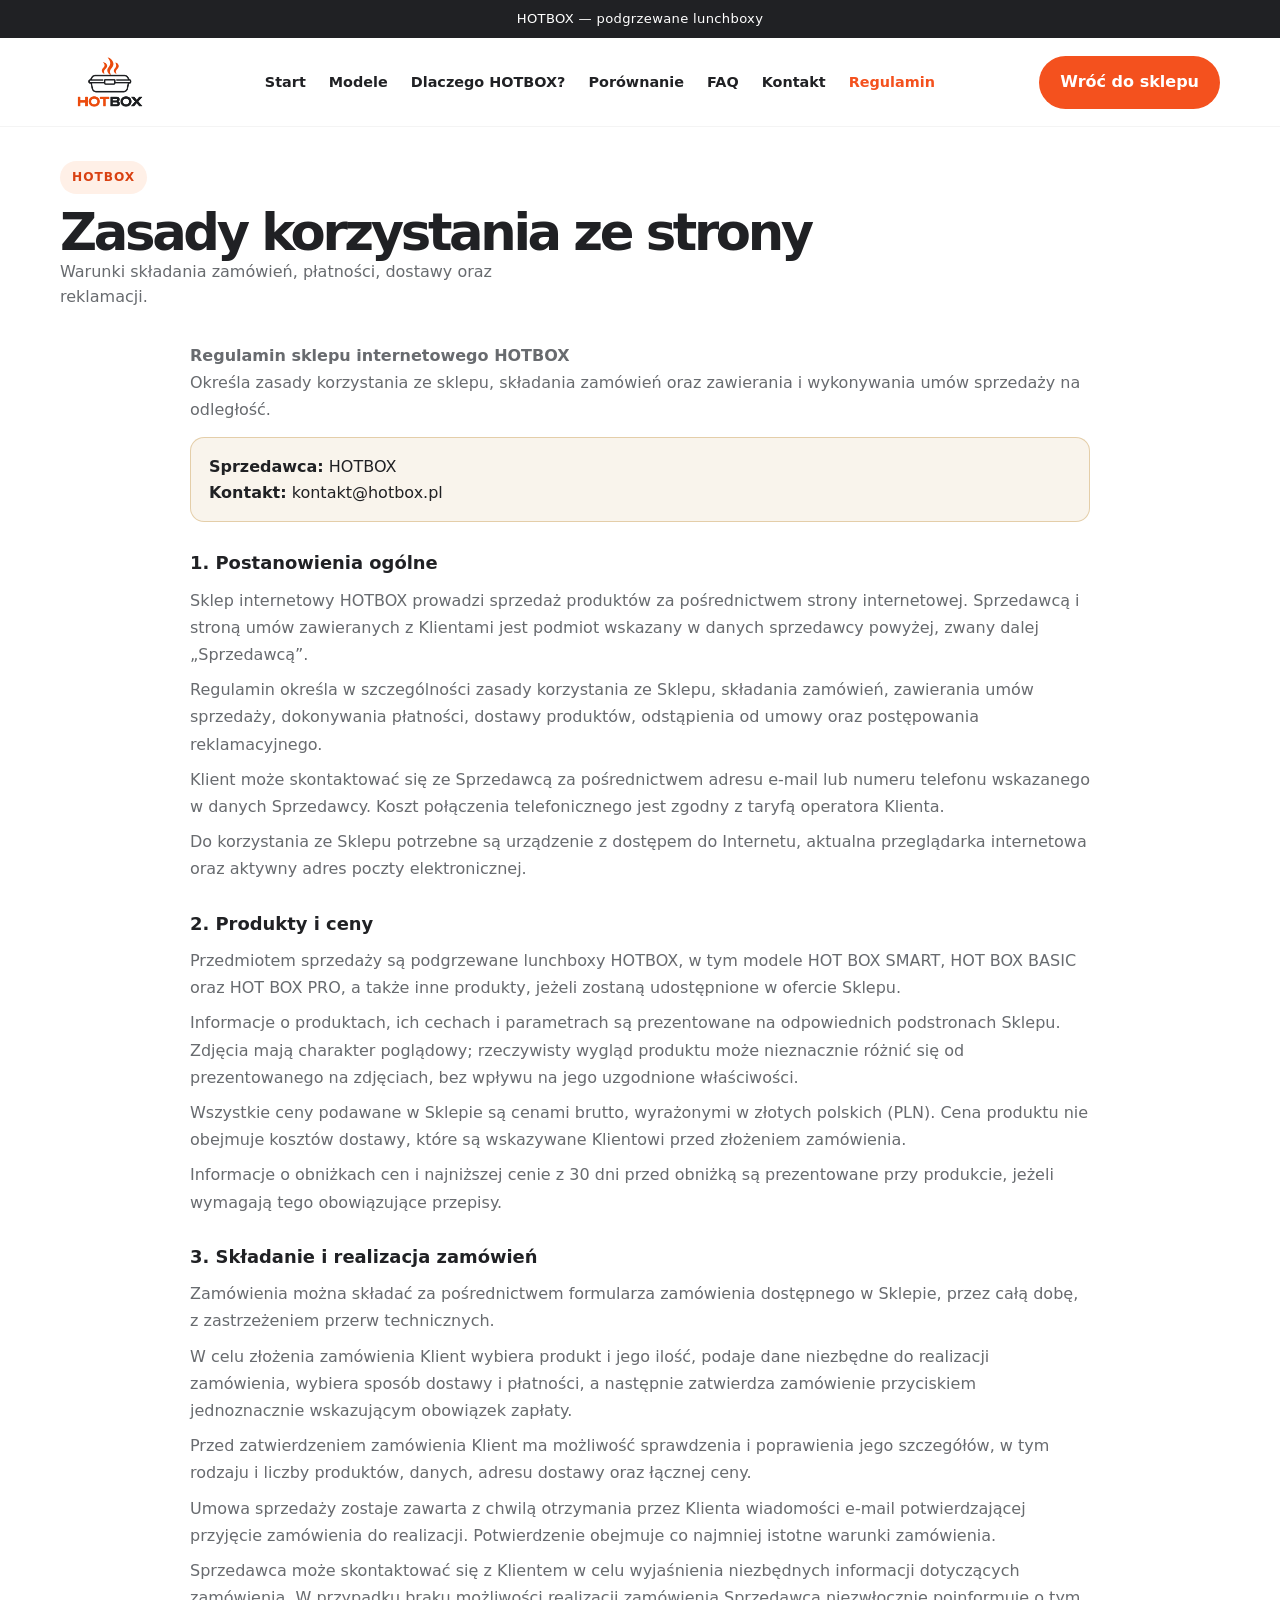
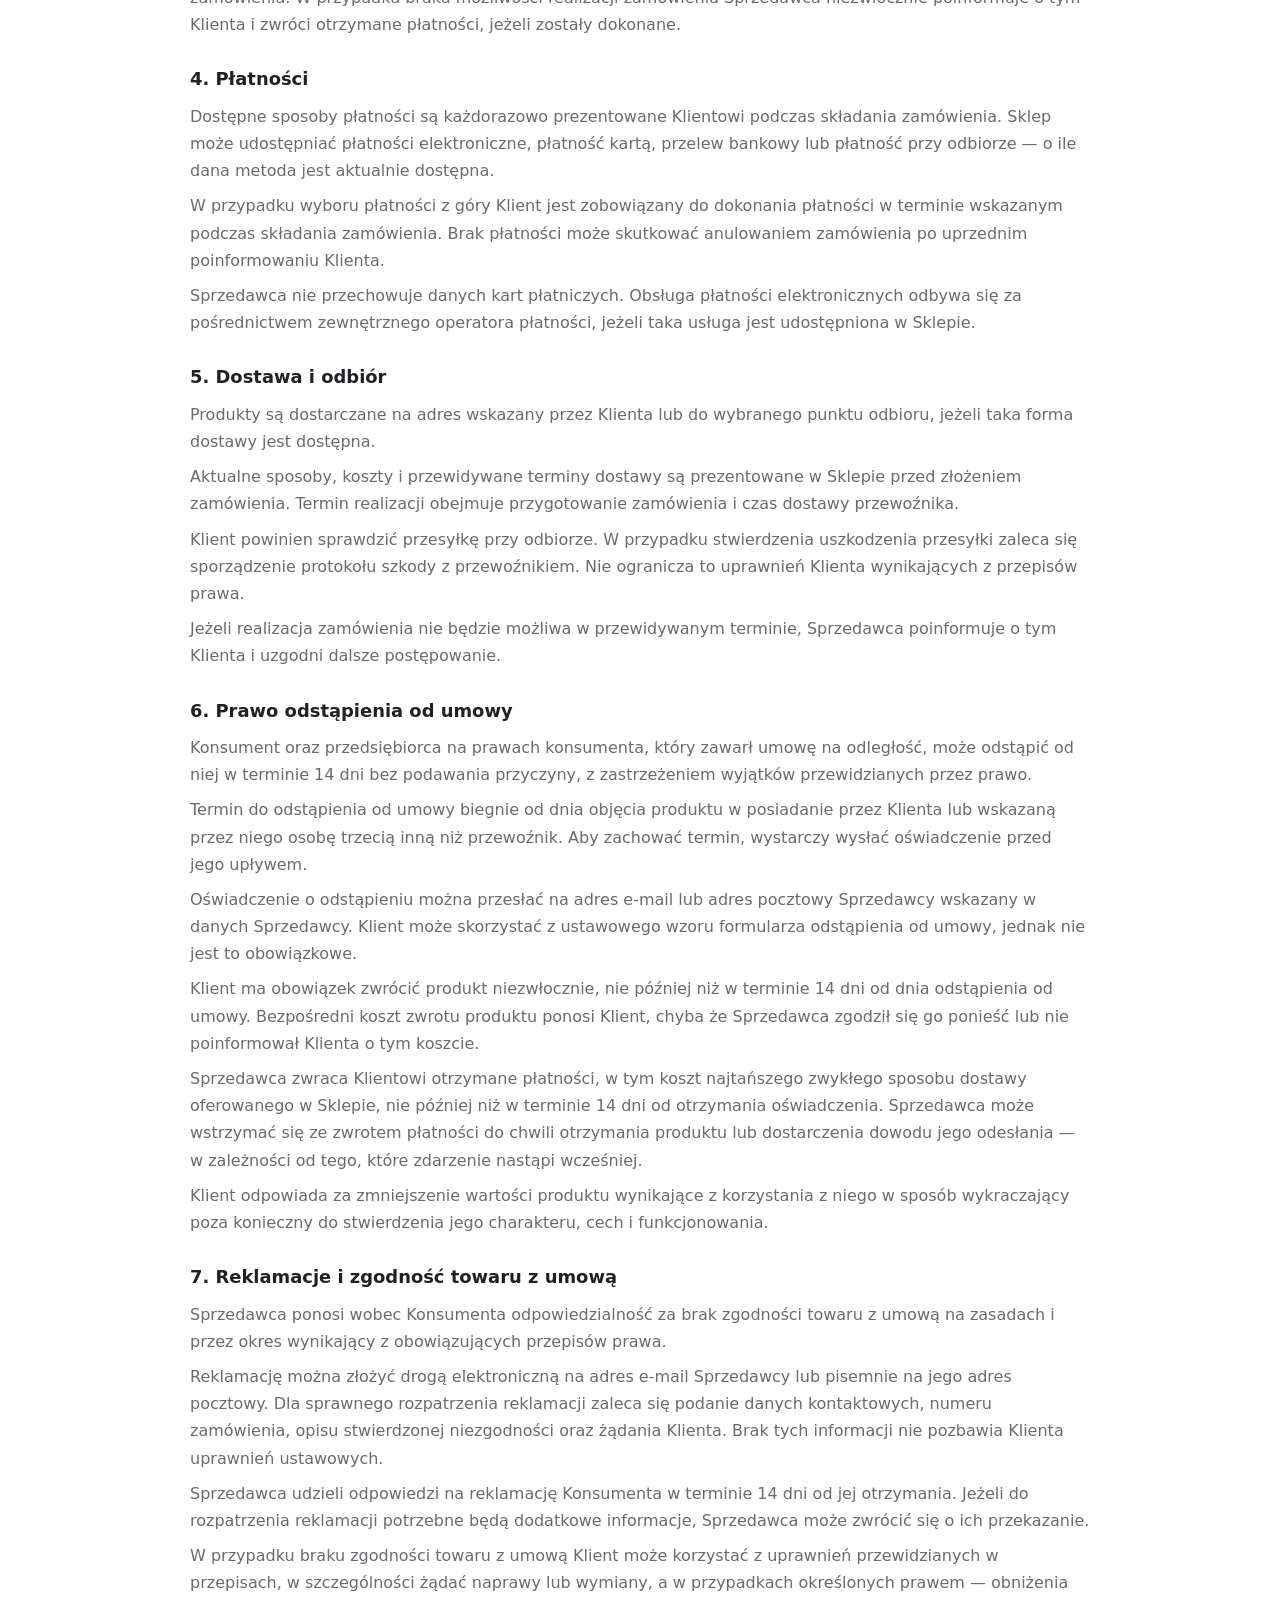
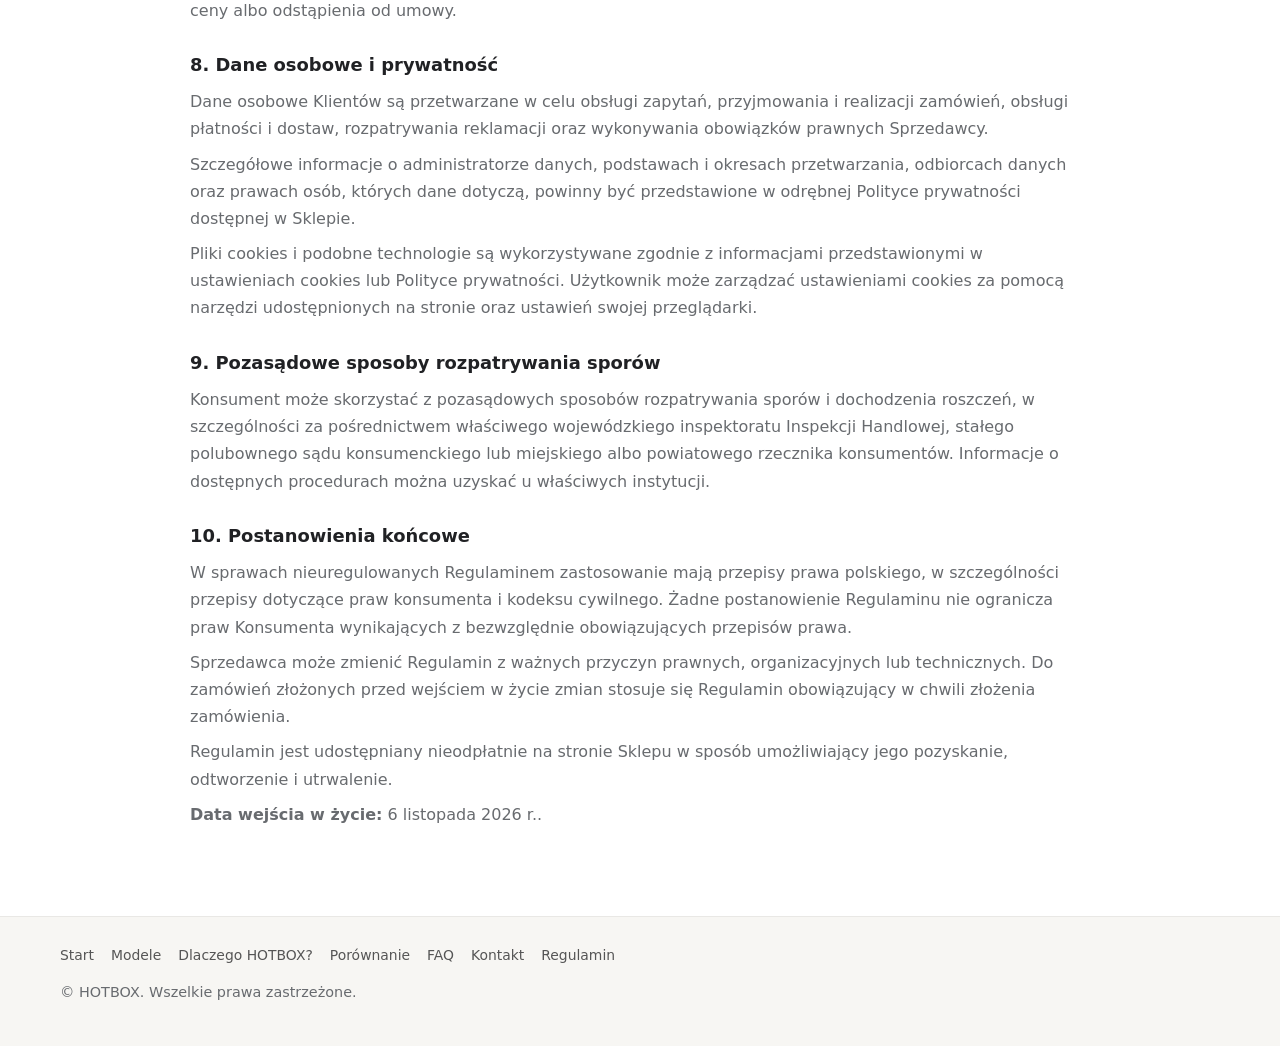
<file: regulamin.html>
<!DOCTYPE html>
<html lang="pl">
<head>
<meta charset="UTF-8">
<meta name="viewport" content="width=device-width, initial-scale=1.0">
<meta name="description" content="HOTBOX — podgrzewane lunchboxy do pracy, na uczelnię i w podróż.">
<title>Regulamin sklepu — HOTBOX</title>
<style>
:root{--ink:#202124;--muted:#686b6f;--orange:#f4511e;--orange-dark:#d94112;--cream:#fff8f3;--soft:#f8f7f5;--line:#e9e8e5;--white:#fff;--shadow:0 18px 50px #1a1c1e12}
*{box-sizing:border-box}html{scroll-behavior:smooth}body{margin:0;color:var(--ink);font-family:Inter,system-ui,-apple-system,BlinkMacSystemFont,"Segoe UI",sans-serif;line-height:1.55}a{color:inherit;text-decoration:none}button,input,textarea,select{font:inherit}button{cursor:pointer}.container{width:min(1160px,calc(100% - 40px));margin:auto}.announcement{background:var(--ink);color:#fff;text-align:center;padding:9px 14px;font-size:.82rem;letter-spacing:.025em}
header{position:sticky;top:0;z-index:20;background:#ffffffed;backdrop-filter:blur(14px);border-bottom:1px solid #0000000b}.nav{min-height:88px;display:flex;align-items:center;justify-content:space-between;gap:20px}.brand-logo{display:block;width:auto;max-width:260px;height:68px;object-fit:contain}.footer-top .brand-logo{height:58px;max-width:240px}@media(max-width:600px){.brand-logo{max-width:190px;height:54px}.footer-top .brand-logo{max-width:180px;height:48px}}.brand{display:inline-flex;align-items:center;gap:10px;font-size:1.4rem;font-weight:950;letter-spacing:-.07em}.brand-name span{color:var(--orange)}.brand-mark{width:32px;height:27px;border:3px solid var(--ink);border-radius:7px 7px 9px 9px;position:relative;display:inline-block}.brand-mark:before{content:"";position:absolute;left:5px;right:5px;top:-7px;height:5px;border:3px solid var(--ink);border-bottom:0;border-radius:5px 5px 0 0}.nav-links{display:flex;align-items:center;gap:23px;font-size:.9rem;font-weight:700}.nav-links a:hover{color:var(--orange)}.btn{display:inline-flex;justify-content:center;align-items:center;gap:8px;padding:13px 20px;border:1px solid transparent;border-radius:999px;background:var(--orange);color:#fff;font-weight:800;transition:.2s}.btn:hover{background:var(--orange-dark);transform:translateY(-1px)}.btn.dark{background:var(--ink)}.btn.dark:hover{background:#393b3d}.btn.outline{background:transparent;color:var(--ink);border-color:#d7d7d4}.btn.outline:hover{border-color:var(--orange);color:var(--orange)}.cart-button{position:relative;white-space:nowrap}.cart-count{display:inline-grid;place-items:center;min-width:22px;height:22px;padding:0 5px;background:white;color:var(--orange);border-radius:50%;font-size:.75rem}
.hero{padding:76px 0 66px;background:radial-gradient(circle at 82% 35%,#fff0e6 0,#fff 38%);overflow:hidden}.hero-grid{display:grid;grid-template-columns:1.05fr .95fr;align-items:center;gap:40px}.eyebrow{display:inline-block;background:#fff0e7;color:var(--orange-dark);padding:7px 12px;border-radius:999px;font-weight:850;font-size:.76rem;text-transform:uppercase;letter-spacing:.08em}h1{font-size:clamp(2.8rem,5.8vw,5.2rem);line-height:.99;letter-spacing:-.075em;margin:22px 0}h1 em{color:var(--orange);font-style:normal}.hero-copy{font-size:1.12rem;color:var(--muted);max-width:540px;margin-bottom:26px}.hero-actions{display:flex;flex-wrap:wrap;gap:12px}.trust{display:flex;flex-wrap:wrap;gap:18px;margin-top:28px;color:#5d6063;font-size:.88rem}.trust span:before{content:"✓";color:var(--orange);font-weight:900;margin-right:7px}.hero-art{min-height:360px;display:grid;place-items:center;position:relative}.art-circle{width:min(390px,100%);aspect-ratio:1;background:#fff0e5;border-radius:50%;position:absolute}.lunchbox-art{width:min(430px,100%);position:relative;filter:drop-shadow(0 25px 18px #2222)}.floating-tag{position:absolute;right:0;bottom:30px;background:white;box-shadow:var(--shadow);border-radius:16px;padding:13px 17px;font-weight:850;transform:rotate(2deg)}.floating-tag small{display:block;color:var(--muted);font-weight:600}
.section{padding:80px 0}.soft{background:var(--soft)}.section-head{display:flex;align-items:end;justify-content:space-between;gap:28px;margin-bottom:32px}.section-head h2{font-size:clamp(2rem,4vw,3.2rem);letter-spacing:-.065em;line-height:1.05;margin:12px 0 0}.section-head p{color:var(--muted);max-width:440px;margin:0}.products{display:grid;grid-template-columns:repeat(3,1fr);gap:20px}.product-card{border:1px solid var(--line);border-radius:22px;overflow:hidden;background:#fff;display:flex;flex-direction:column;transition:.2s}.product-card:hover{transform:translateY(-4px);box-shadow:var(--shadow)}.product-visual{min-height:220px;display:grid;place-items:center;background:#f7f6f3;position:relative;padding:25px}.product-card:nth-child(2) .product-visual{background:#fff3eb}.product-card:nth-child(3) .product-visual{background:#f1f1ef}.product-visual svg{width:220px;max-width:100%;height:auto}.pill{position:absolute;left:16px;top:16px;background:#fff;border-radius:999px;padding:6px 10px;font-size:.7rem;font-weight:850;text-transform:uppercase;letter-spacing:.05em}.product-body{padding:19px;display:flex;flex-direction:column;flex:1}.title-row{display:flex;align-items:baseline;justify-content:space-between;gap:10px}.title-row h3{font-size:1.38rem;letter-spacing:-.04em;margin:0}.capacity{color:var(--orange-dark);font-weight:850;white-space:nowrap}.product-body p{color:var(--muted);margin:8px 0 12px;font-size:.92rem}.features{list-style:none;padding:0;margin:0 0 15px;display:grid;gap:5px;font-size:.86rem}.features li:before{content:"✓";color:var(--orange);font-weight:900;margin-right:8px}.product-bottom{margin-top:auto;display:grid;gap:13px}.price{font-size:1.55rem;font-weight:900;letter-spacing:-.04em}.price del{font-size:.92rem;color:#929292;font-weight:600;letter-spacing:0;margin-right:5px}.price small{font-size:.75rem;color:var(--muted);font-weight:600;letter-spacing:0}.product-actions{display:flex;gap:8px}.product-actions .btn{flex:1;padding:12px 10px;font-size:.9rem}.qty-label{font-size:.82rem;color:var(--muted)}
.benefits{display:grid;grid-template-columns:repeat(4,1fr);gap:17px}.benefit{padding:23px;border:1px solid var(--line);border-radius:18px;background:white}.icon{width:43px;height:43px;display:grid;place-items:center;border-radius:13px;background:#fff0e7;color:var(--orange);font-size:1.3rem;margin-bottom:15px}.benefit h3{margin-bottom:7px}.benefit p{color:var(--muted);font-size:.91rem;margin:0}.compare-wrap{overflow-x:auto;border:1px solid var(--line);border-radius:18px}table{width:100%;border-collapse:collapse;min-width:630px;background:#fff}th,td{padding:16px 19px;text-align:left;border-bottom:1px solid var(--line)}th{background:var(--soft)}tr:last-child td{border-bottom:0}.check{color:var(--orange);font-weight:900}.how-grid{display:grid;grid-template-columns:repeat(3,1fr);gap:25px}.step{border-top:2px solid var(--orange);padding-top:18px}.step small{color:var(--orange);font-weight:900;letter-spacing:.1em}.step h3{margin:9px 0}.step p{color:var(--muted);margin:0}.banner{background:var(--ink);color:#fff;border-radius:26px;padding:45px;display:flex;align-items:center;justify-content:space-between;gap:25px}.banner h2{font-size:clamp(2rem,4vw,3rem);line-height:1.05;letter-spacing:-.06em;margin-bottom:12px}.banner p{color:#ccc;margin:0}.faq{max-width:820px;margin:auto}details{border-bottom:1px solid var(--line);padding:20px 0}summary{cursor:pointer;list-style:none;font-weight:800;display:flex;justify-content:space-between;gap:15px}summary::-webkit-details-marker{display:none}summary:after{content:"+";font-size:1.3rem;color:var(--orange)}details[open] summary:after{content:"−"}details p{color:var(--muted);margin:12px 0 0}.contact-grid{display:grid;grid-template-columns:.9fr 1.1fr;gap:45px}.contact-grid h2{font-size:clamp(2rem,4vw,3rem);letter-spacing:-.06em;line-height:1.08}.contact-grid p{color:var(--muted)}.contact-card{padding:25px;border:1px solid var(--line);border-radius:20px}.contact-card label{display:block;font-weight:750;font-size:.85rem;margin:12px 0 6px}.contact-card input,.contact-card textarea,.checkout-form input,.checkout-form textarea,.checkout-form select{width:100%;padding:12px;border:1px solid #d9dad8;border-radius:10px;background:white}.contact-card textarea{min-height:100px;resize:vertical}.form-note{font-size:.78rem;color:var(--muted);margin:10px 0 0}footer{background:#f7f6f3;padding:35px 0 23px}.footer-top,.footer-bottom{display:flex;justify-content:space-between;gap:25px}.footer-top{padding-bottom:25px}.footer-links{display:flex;flex-wrap:wrap;gap:17px;font-size:.87rem;color:#555}.footer-bottom{border-top:1px solid #e4e3df;padding-top:17px;font-size:.78rem;color:#777}
.mobile-cart-float{display:none;position:fixed;right:18px;bottom:20px;z-index:35;width:60px;height:60px;border:0;border-radius:50%;background:var(--orange);color:#fff;box-shadow:0 10px 28px #0003;align-items:center;justify-content:center;font-size:1.35rem}.mobile-cart-float .cart-count{position:absolute;right:-3px;top:-3px;border:2px solid white}.mobile-menu{display:none;border:1px solid var(--line);border-radius:10px;padding:8px 11px;background:#fff;font-weight:800}
/* Koszyk i finalizacja */
.overlay{position:fixed;inset:0;background:#15151580;z-index:40;opacity:0;visibility:hidden;transition:.2s}.overlay.open{opacity:1;visibility:visible}.cart-drawer{position:fixed;right:0;top:0;height:100dvh;width:min(470px,100%);background:white;z-index:41;transform:translateX(105%);transition:transform .28s;display:flex;flex-direction:column;box-shadow:-20px 0 60px #0002}.cart-drawer.open{transform:translateX(0)}.drawer-head{padding:22px 24px;border-bottom:1px solid var(--line);display:flex;align-items:center;justify-content:space-between}.drawer-head h2{margin:0;font-size:1.45rem}.icon-btn{border:1px solid var(--line);background:#fff;border-radius:10px;padding:7px 11px;font-size:1.1rem}.cart-items{padding:10px 24px;overflow:auto;flex:1}.empty-cart{padding:45px 0;text-align:center;color:var(--muted)}.cart-item{display:grid;grid-template-columns:1fr auto;gap:12px;padding:18px 0;border-bottom:1px solid var(--line)}.cart-item h3{margin:0 0 4px;font-size:1rem}.cart-item p{margin:0;color:var(--muted);font-size:.86rem}.cart-item-right{text-align:right}.quantity{display:inline-flex;align-items:center;gap:10px;margin-top:10px;border:1px solid var(--line);border-radius:999px;padding:4px 8px}.quantity button{border:0;background:transparent;font-weight:900;font-size:1rem}.remove{display:block;margin:8px 0 0 auto;border:0;background:transparent;color:#888;text-decoration:underline;font-size:.78rem}.drawer-foot{padding:20px 24px;border-top:1px solid var(--line);box-shadow:0 -8px 25px #00000005}.subtotal{display:flex;justify-content:space-between;font-weight:850;font-size:1.1rem;margin-bottom:5px}.shipping-note{font-size:.78rem;color:var(--muted);margin-bottom:15px}.drawer-foot .btn{width:100%}.checkout-modal{position:fixed;z-index:45;inset:0;display:grid;place-items:center;padding:18px;opacity:0;visibility:hidden;transition:.2s}.checkout-modal.open{opacity:1;visibility:visible}.checkout-panel{width:min(760px,100%);max-height:92dvh;overflow:auto;background:#fff;border-radius:22px;box-shadow:0 30px 90px #0003}.checkout-head{display:flex;justify-content:space-between;align-items:center;padding:22px 26px;border-bottom:1px solid var(--line)}.checkout-head h2{margin:0}.checkout-content{padding:24px 26px;display:grid;grid-template-columns:1.1fr .9fr;gap:28px}.checkout-form{display:grid;gap:12px}.checkout-form label{font-size:.82rem;font-weight:750;display:block;margin-bottom:5px}.checkout-form fieldset{border:1px solid var(--line);border-radius:12px;padding:14px}.checkout-form legend{font-weight:800;padding:0 5px}.radio-row{display:flex;gap:9px;align-items:flex-start;font-size:.88rem;margin:9px 0}.radio-row input{width:auto;margin-top:5px}.order-summary{background:var(--soft);border-radius:15px;padding:18px;height:max-content}.order-summary h3{margin-bottom:14px}.summary-line{display:flex;justify-content:space-between;gap:12px;font-size:.87rem;margin:10px 0}.summary-total{border-top:1px solid #ddd;padding-top:13px;margin-top:15px;font-weight:900;font-size:1.05rem}.demo-warning{font-size:.78rem;color:#79502f;background:#fff0df;padding:12px;border-radius:10px;margin-top:14px}.success-box{padding:35px;text-align:center}.success-box .success-icon{font-size:42px;color:var(--orange)}.toast{display:none;position:fixed;bottom:20px;left:50%;transform:translateX(-50%);background:var(--ink);color:white;border-radius:12px;padding:13px 18px;box-shadow:var(--shadow);z-index:60;max-width:calc(100% - 30px)}
@media(max-width:900px){.hero-grid{grid-template-columns:1fr .8fr;gap:20px}.benefits{grid-template-columns:repeat(2,1fr)}.nav-links{gap:13px}.section-head{align-items:start;flex-direction:column}}
@media(max-width:680px){.mobile-cart-float{display:flex}.container{width:calc(100% - 30px)}.nav{min-height:66px}.nav-links{display:none;position:absolute;top:66px;left:0;right:0;padding:20px;background:white;border-bottom:1px solid var(--line);flex-direction:column;align-items:stretch}.nav-links.open{display:flex}.mobile-menu{display:inline-flex}.nav>.btn{display:none}.hero{padding:48px 0 35px}.hero-grid{grid-template-columns:1fr}.hero-art{min-height:270px}.art-circle{width:265px}.lunchbox-art{width:300px}.floating-tag{right:0;bottom:8px}.section{padding:58px 0}.products{grid-template-columns:1fr}.product-visual{min-height:205px}.benefits{gap:10px}.benefit{padding:16px}.how-grid{grid-template-columns:1fr;gap:25px}.banner{padding:30px 23px;align-items:flex-start;flex-direction:column}.contact-grid{grid-template-columns:1fr;gap:25px}.footer-top,.footer-bottom{flex-direction:column}.checkout-content{grid-template-columns:1fr;padding:18px}.checkout-head{padding:18px}.checkout-form{order:2}.order-summary{order:1}}
@media(max-width:390px){.benefits{grid-template-columns:1fr}.hero-actions .btn{width:100%}.brand{font-size:1.2rem}}

.terms-content{max-width:900px;margin:0 auto;line-height:1.7;color:var(--text)}
.terms-content h3{font-size:1.12rem;margin:26px 0 8px}
.terms-content p{margin:8px 0;color:var(--muted)}
.terms-alert{padding:16px 18px;border:1px solid rgba(190,135,45,.35);background:rgba(190,135,45,.09);border-radius:14px;margin:14px 0 22px;line-height:1.6}
.terms-content strong{color:var(--text)}
#regulamin{scroll-margin-top:90px}
footer{padding:28px 0;border-top:1px solid var(--line);color:var(--muted);font-size:.9rem} .nav-links a[aria-current="page"]{color:var(--orange);font-weight:700}</style>
</head>
<body>
<div class="announcement">HOTBOX — podgrzewane lunchboxy</div>
<header><div class="container nav">
  <a class="brand" href="index.html#start" aria-label="HOTBOX — strona główna"><img class="brand-logo" src="logo.png" alt="HOTBOX"></a>
  <nav class="nav-links" id="navLinks">
    <a href="index.html#start">Start</a>
    <a href="index.html#modele">Modele</a>
    <a href="index.html#zalety">Dlaczego HOTBOX?</a>
    <a href="index.html#porownanie">Porównanie</a>
    <a href="index.html#faq">FAQ</a>
    <a href="index.html#kontakt">Kontakt</a>
    <a href="regulamin.html" aria-current="page">Regulamin</a>
  </nav>
  <a class="btn" href="index.html">Wróć do sklepu</a>
  <button class="mobile-menu" id="menuButton" aria-label="Otwórz menu" aria-expanded="false">Menu ☰</button>
</div></header>
<main>
<section class="section" id="regulamin" style="padding-top:34px">
  <div class="container">
    <div class="section-head">
      <div>
        <span class="eyebrow">HOTBOX</span>
        <h2>Zasady korzystania ze strony</h2>
        <p>Warunki składania zamówień, płatności, dostawy oraz reklamacji.</p>
      </div>
    </div>
    <div class="terms-content">
      <p><strong>Regulamin sklepu internetowego HOTBOX</strong><br>
      Określa zasady korzystania ze sklepu, składania zamówień oraz zawierania i wykonywania umów sprzedaży na odległość.</p>

      <div class="terms-alert">
        <strong>Sprzedawca:</strong> HOTBOX<br>
        <strong>Kontakt:</strong> kontakt@hotbox.pl
      </div>

      <h3>1. Postanowienia ogólne</h3>
      <p>Sklep internetowy HOTBOX prowadzi sprzedaż produktów za pośrednictwem strony internetowej. Sprzedawcą i stroną umów zawieranych z Klientami jest podmiot wskazany w danych sprzedawcy powyżej, zwany dalej „Sprzedawcą”.</p>
      <p>Regulamin określa w szczególności zasady korzystania ze Sklepu, składania zamówień, zawierania umów sprzedaży, dokonywania płatności, dostawy produktów, odstąpienia od umowy oraz postępowania reklamacyjnego.</p>
      <p>Klient może skontaktować się ze Sprzedawcą za pośrednictwem adresu e-mail lub numeru telefonu wskazanego w danych Sprzedawcy. Koszt połączenia telefonicznego jest zgodny z taryfą operatora Klienta.</p>
      <p>Do korzystania ze Sklepu potrzebne są urządzenie z dostępem do Internetu, aktualna przeglądarka internetowa oraz aktywny adres poczty elektronicznej.</p>

      <h3>2. Produkty i ceny</h3>
      <p>Przedmiotem sprzedaży są podgrzewane lunchboxy HOTBOX, w tym modele HOT BOX SMART, HOT BOX BASIC oraz HOT BOX PRO, a także inne produkty, jeżeli zostaną udostępnione w ofercie Sklepu.</p>
      <p>Informacje o produktach, ich cechach i parametrach są prezentowane na odpowiednich podstronach Sklepu. Zdjęcia mają charakter poglądowy; rzeczywisty wygląd produktu może nieznacznie różnić się od prezentowanego na zdjęciach, bez wpływu na jego uzgodnione właściwości.</p>
      <p>Wszystkie ceny podawane w Sklepie są cenami brutto, wyrażonymi w złotych polskich (PLN). Cena produktu nie obejmuje kosztów dostawy, które są wskazywane Klientowi przed złożeniem zamówienia.</p>
      <p>Informacje o obniżkach cen i najniższej cenie z 30 dni przed obniżką są prezentowane przy produkcie, jeżeli wymagają tego obowiązujące przepisy.</p>

      <h3>3. Składanie i realizacja zamówień</h3>
      <p>Zamówienia można składać za pośrednictwem formularza zamówienia dostępnego w Sklepie, przez całą dobę, z zastrzeżeniem przerw technicznych.</p>
      <p>W celu złożenia zamówienia Klient wybiera produkt i jego ilość, podaje dane niezbędne do realizacji zamówienia, wybiera sposób dostawy i płatności, a następnie zatwierdza zamówienie przyciskiem jednoznacznie wskazującym obowiązek zapłaty.</p>
      <p>Przed zatwierdzeniem zamówienia Klient ma możliwość sprawdzenia i poprawienia jego szczegółów, w tym rodzaju i liczby produktów, danych, adresu dostawy oraz łącznej ceny.</p>
      <p>Umowa sprzedaży zostaje zawarta z chwilą otrzymania przez Klienta wiadomości e-mail potwierdzającej przyjęcie zamówienia do realizacji. Potwierdzenie obejmuje co najmniej istotne warunki zamówienia.</p>
      <p>Sprzedawca może skontaktować się z Klientem w celu wyjaśnienia niezbędnych informacji dotyczących zamówienia. W przypadku braku możliwości realizacji zamówienia Sprzedawca niezwłocznie poinformuje o tym Klienta i zwróci otrzymane płatności, jeżeli zostały dokonane.</p>

      <h3>4. Płatności</h3>
      <p>Dostępne sposoby płatności są każdorazowo prezentowane Klientowi podczas składania zamówienia. Sklep może udostępniać płatności elektroniczne, płatność kartą, przelew bankowy lub płatność przy odbiorze — o ile dana metoda jest aktualnie dostępna.</p>
      <p>W przypadku wyboru płatności z góry Klient jest zobowiązany do dokonania płatności w terminie wskazanym podczas składania zamówienia. Brak płatności może skutkować anulowaniem zamówienia po uprzednim poinformowaniu Klienta.</p>
      <p>Sprzedawca nie przechowuje danych kart płatniczych. Obsługa płatności elektronicznych odbywa się za pośrednictwem zewnętrznego operatora płatności, jeżeli taka usługa jest udostępniona w Sklepie.</p>

      <h3>5. Dostawa i odbiór</h3>
      <p>Produkty są dostarczane na adres wskazany przez Klienta lub do wybranego punktu odbioru, jeżeli taka forma dostawy jest dostępna.</p>
      <p>Aktualne sposoby, koszty i przewidywane terminy dostawy są prezentowane w Sklepie przed złożeniem zamówienia. Termin realizacji obejmuje przygotowanie zamówienia i czas dostawy przewoźnika.</p>
      <p>Klient powinien sprawdzić przesyłkę przy odbiorze. W przypadku stwierdzenia uszkodzenia przesyłki zaleca się sporządzenie protokołu szkody z przewoźnikiem. Nie ogranicza to uprawnień Klienta wynikających z przepisów prawa.</p>
      <p>Jeżeli realizacja zamówienia nie będzie możliwa w przewidywanym terminie, Sprzedawca poinformuje o tym Klienta i uzgodni dalsze postępowanie.</p>

      <h3>6. Prawo odstąpienia od umowy</h3>
      <p>Konsument oraz przedsiębiorca na prawach konsumenta, który zawarł umowę na odległość, może odstąpić od niej w terminie 14 dni bez podawania przyczyny, z zastrzeżeniem wyjątków przewidzianych przez prawo.</p>
      <p>Termin do odstąpienia od umowy biegnie od dnia objęcia produktu w posiadanie przez Klienta lub wskazaną przez niego osobę trzecią inną niż przewoźnik. Aby zachować termin, wystarczy wysłać oświadczenie przed jego upływem.</p>
      <p>Oświadczenie o odstąpieniu można przesłać na adres e-mail lub adres pocztowy Sprzedawcy wskazany w danych Sprzedawcy. Klient może skorzystać z ustawowego wzoru formularza odstąpienia od umowy, jednak nie jest to obowiązkowe.</p>
      <p>Klient ma obowiązek zwrócić produkt niezwłocznie, nie później niż w terminie 14 dni od dnia odstąpienia od umowy. Bezpośredni koszt zwrotu produktu ponosi Klient, chyba że Sprzedawca zgodził się go ponieść lub nie poinformował Klienta o tym koszcie.</p>
      <p>Sprzedawca zwraca Klientowi otrzymane płatności, w tym koszt najtańszego zwykłego sposobu dostawy oferowanego w Sklepie, nie później niż w terminie 14 dni od otrzymania oświadczenia. Sprzedawca może wstrzymać się ze zwrotem płatności do chwili otrzymania produktu lub dostarczenia dowodu jego odesłania — w zależności od tego, które zdarzenie nastąpi wcześniej.</p>
      <p>Klient odpowiada za zmniejszenie wartości produktu wynikające z korzystania z niego w sposób wykraczający poza konieczny do stwierdzenia jego charakteru, cech i funkcjonowania.</p>

      <h3>7. Reklamacje i zgodność towaru z umową</h3>
      <p>Sprzedawca ponosi wobec Konsumenta odpowiedzialność za brak zgodności towaru z umową na zasadach i przez okres wynikający z obowiązujących przepisów prawa.</p>
      <p>Reklamację można złożyć drogą elektroniczną na adres e-mail Sprzedawcy lub pisemnie na jego adres pocztowy. Dla sprawnego rozpatrzenia reklamacji zaleca się podanie danych kontaktowych, numeru zamówienia, opisu stwierdzonej niezgodności oraz żądania Klienta. Brak tych informacji nie pozbawia Klienta uprawnień ustawowych.</p>
      <p>Sprzedawca udzieli odpowiedzi na reklamację Konsumenta w terminie 14 dni od jej otrzymania. Jeżeli do rozpatrzenia reklamacji potrzebne będą dodatkowe informacje, Sprzedawca może zwrócić się o ich przekazanie.</p>
      <p>W przypadku braku zgodności towaru z umową Klient może korzystać z uprawnień przewidzianych w przepisach, w szczególności żądać naprawy lub wymiany, a w przypadkach określonych prawem — obniżenia ceny albo odstąpienia od umowy.</p>

      <h3>8. Dane osobowe i prywatność</h3>
      <p>Dane osobowe Klientów są przetwarzane w celu obsługi zapytań, przyjmowania i realizacji zamówień, obsługi płatności i dostaw, rozpatrywania reklamacji oraz wykonywania obowiązków prawnych Sprzedawcy.</p>
      <p>Szczegółowe informacje o administratorze danych, podstawach i okresach przetwarzania, odbiorcach danych oraz prawach osób, których dane dotyczą, powinny być przedstawione w odrębnej Polityce prywatności dostępnej w Sklepie.</p>
      <p>Pliki cookies i podobne technologie są wykorzystywane zgodnie z informacjami przedstawionymi w ustawieniach cookies lub Polityce prywatności. Użytkownik może zarządzać ustawieniami cookies za pomocą narzędzi udostępnionych na stronie oraz ustawień swojej przeglądarki.</p>

      <h3>9. Pozasądowe sposoby rozpatrywania sporów</h3>
      <p>Konsument może skorzystać z pozasądowych sposobów rozpatrywania sporów i dochodzenia roszczeń, w szczególności za pośrednictwem właściwego wojewódzkiego inspektoratu Inspekcji Handlowej, stałego polubownego sądu konsumenckiego lub miejskiego albo powiatowego rzecznika konsumentów. Informacje o dostępnych procedurach można uzyskać u właściwych instytucji.</p>

      <h3>10. Postanowienia końcowe</h3>
      <p>W sprawach nieuregulowanych Regulaminem zastosowanie mają przepisy prawa polskiego, w szczególności przepisy dotyczące praw konsumenta i kodeksu cywilnego. Żadne postanowienie Regulaminu nie ogranicza praw Konsumenta wynikających z bezwzględnie obowiązujących przepisów prawa.</p>
      <p>Sprzedawca może zmienić Regulamin z ważnych przyczyn prawnych, organizacyjnych lub technicznych. Do zamówień złożonych przed wejściem w życie zmian stosuje się Regulamin obowiązujący w chwili złożenia zamówienia.</p>
      <p>Regulamin jest udostępniany nieodpłatnie na stronie Sklepu w sposób umożliwiający jego pozyskanie, odtworzenie i utrwalenie.</p>
      <p><strong>Data wejścia w życie:</strong> 6 listopada 2026 r..</p>
    </div>
  </div>
</section>
</main>
<footer><div class="container">
  <div class="footer-links">
    <a href="index.html#start">Start</a>
    <a href="index.html#modele">Modele</a>
    <a href="index.html#zalety">Dlaczego HOTBOX?</a>
    <a href="index.html#porownanie">Porównanie</a>
    <a href="index.html#faq">FAQ</a>
    <a href="index.html#kontakt">Kontakt</a>
    <a href="regulamin.html">Regulamin</a>
  </div>
  <p>© HOTBOX. Wszelkie prawa zastrzeżone.</p>
</div></footer>
<script>
const menuButton=document.getElementById('menuButton');
const navLinks=document.getElementById('navLinks');
if(menuButton&&navLinks){menuButton.addEventListener('click',()=>{const open=navLinks.classList.toggle('open');menuButton.setAttribute('aria-expanded',String(open));});}
</script>
</body>
</html>
</file>
